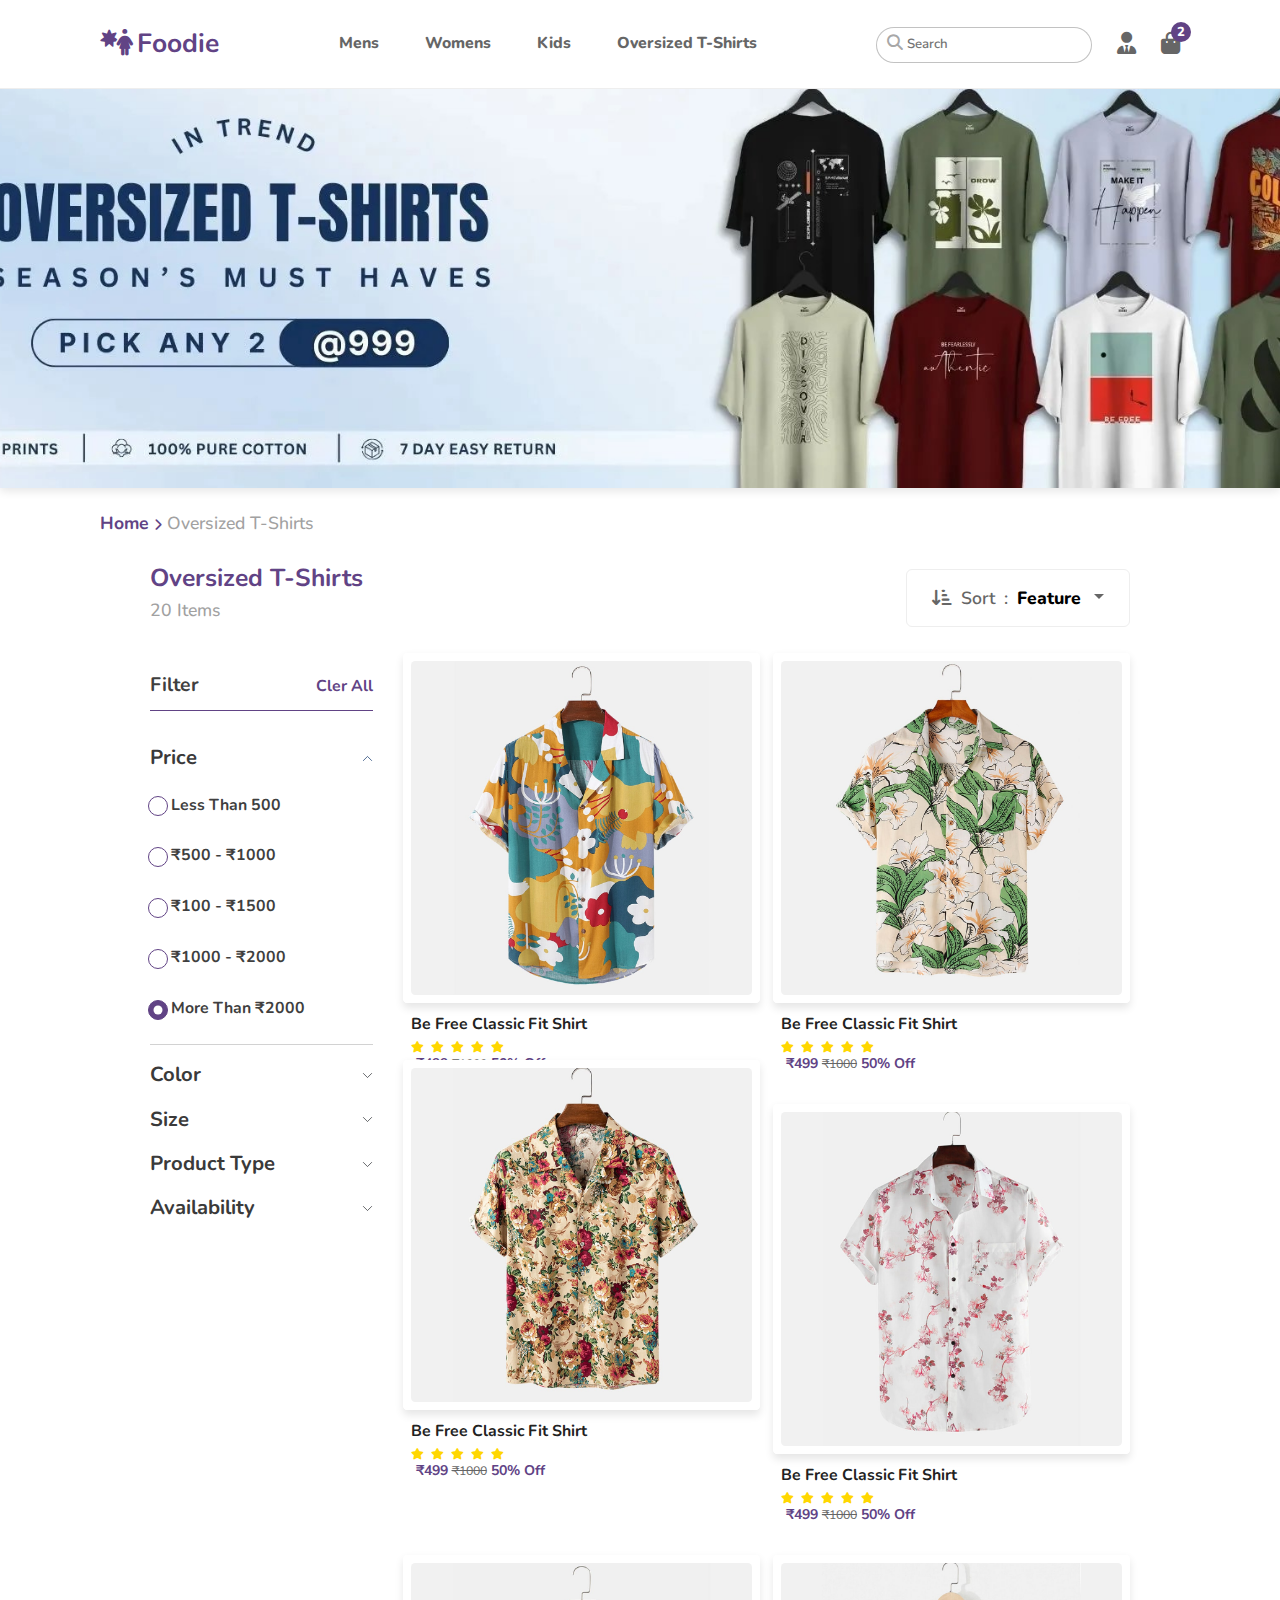
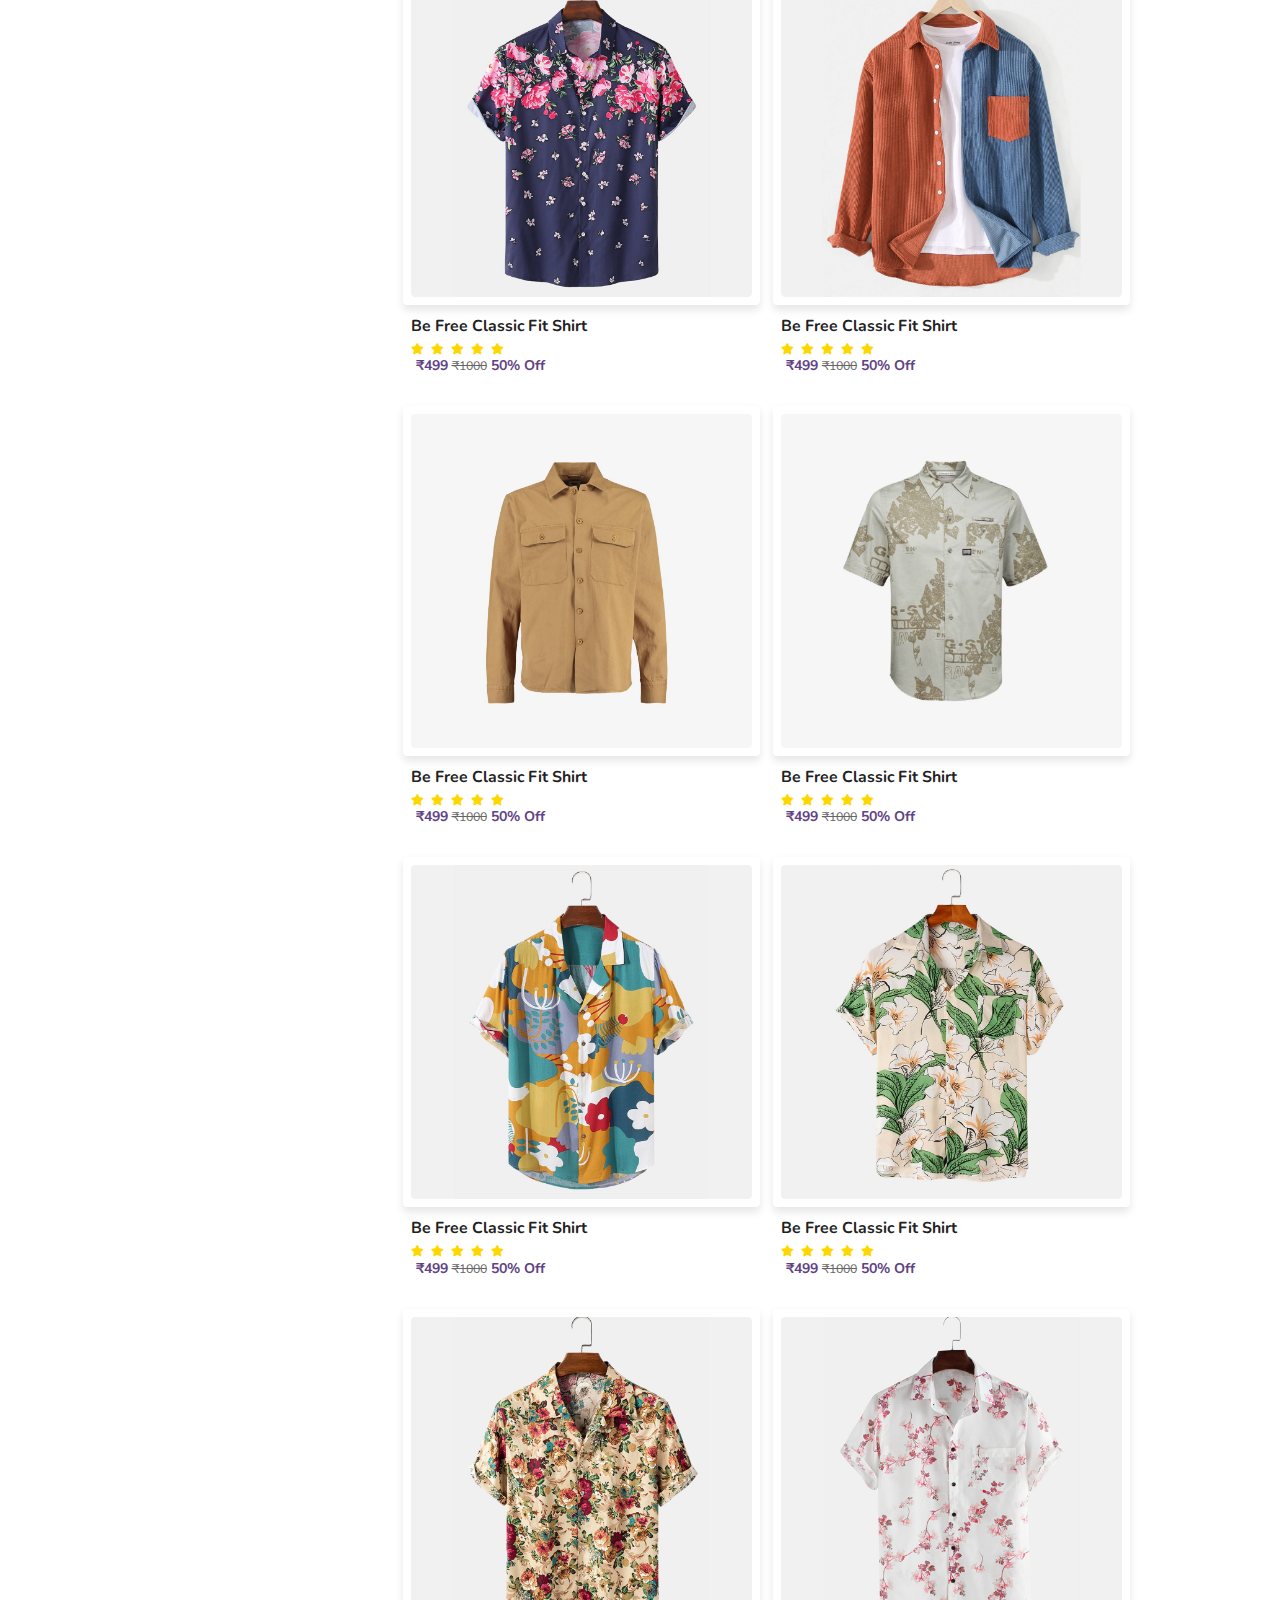
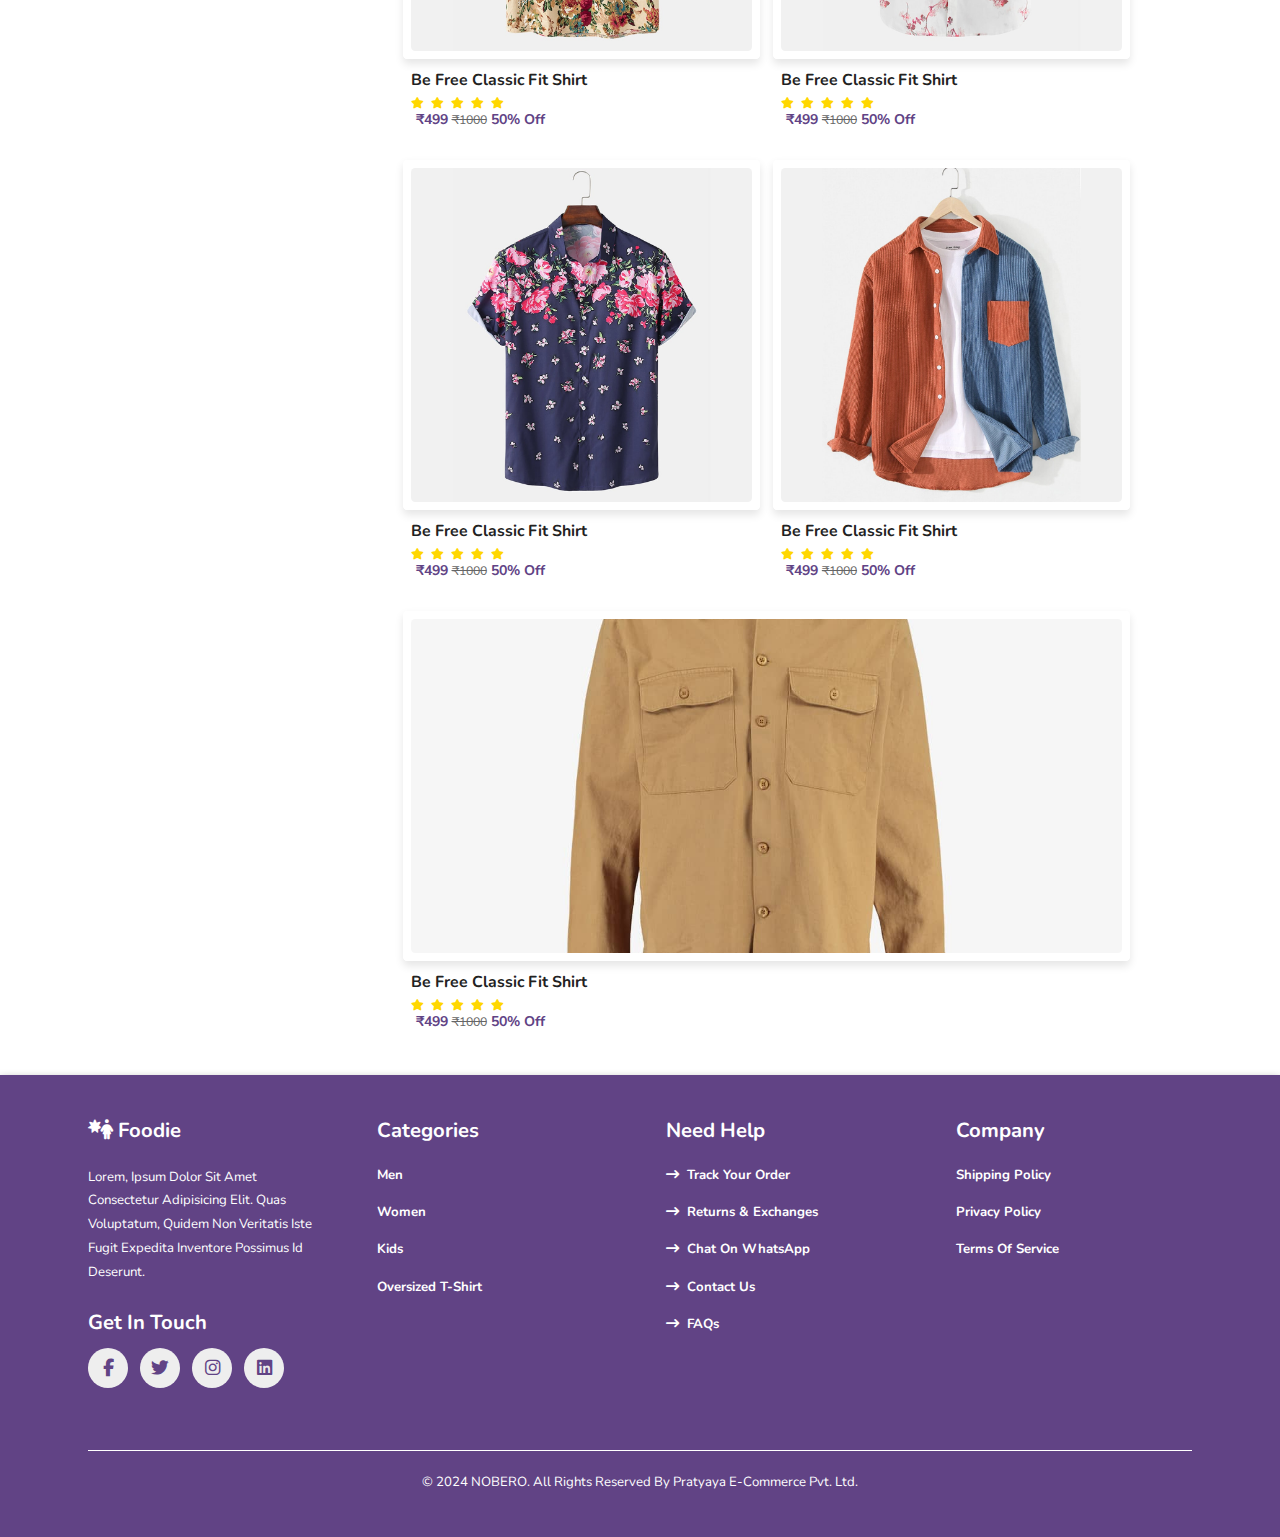
<file: E-Commerce/products.html>
<!DOCTYPE html>
<html lang="en">

<head>
    <meta charset="UTF-8">
    <meta name="viewport" content="width=device-width, initial-scale=1.0">
    <title>Mens Oversized T-shirt</title>
    <link rel="stylesheet" href="css/main.css">
    <link rel="stylesheet" href="css/products.css">
    <link rel="stylesheet" href="https://cdnjs.cloudflare.com/ajax/libs/font-awesome/6.5.1/css/all.min.css">

    <!-- accordian -->
    <link href="https://cdn.jsdelivr.net/npm/bootstrap@5.3.3/dist/css/bootstrap.min.css" rel="stylesheet">
    <script src="https://cdn.jsdelivr.net/npm/bootstrap@5.3.3/dist/js/bootstrap.bundle.min.js"></script>
    <!-- accordian -->
    <link rel="stylesheet" href="https://cdn.jsdelivr.net/npm/bootstrap@4.3.1/dist/css/bootstrap.min.css"
        integrity="sha384-ggOyR0iXCbMQv3Xipma34MD+dH/1fQ784/j6cY/iJTQUOhcWr7x9JvoRxT2MZw1T" crossorigin="anonymous">
</head>

<body>

    <!-- Header section starts -->
    <header id="header-nav">

        <a href="index.html" class="logo"><i class="fa-solid fa-person-dress-burst"></i>foodie</a>

        <div id="menu-bar" class="fa-solid fa-bars-staggered"></div>

        <div class="navbar-1">
            <a href="#mens">Mens</a>
            <a href="#womens">Womens</a>
            <a href="#kids">Kids</a>
            <a href="#oversize">Oversized T-Shirts</a>
        </div>
        <div class="menu-colm-3">
            <ul class="dsply-flex mar-bt-0">
                <li>
                    <i class="fa-solid fa-magnifying-glass search-icon"></i>
                    <input type="text" class="search-input" placeholder="Search">
                </li>
                <li id="custom-dropdown">
                    <div class="dropdown">
                        <button class="" type="button" id="dropdownMenuButton" data-mdb-toggle="dropdown"
                            aria-expanded="true" style="padding: 10px 0px;">
                            <i class="fa-solid fa-user-tie"></i>
                        </button>
                        <ul class="dropdown-menu" aria-labelledby="dropdownMenuButton">
                            <li><a class="dropdown-item" href="#">Track order</a></li>
                            <li><a class="dropdown-item" href="#">returnn / exchange</a></li>
                            <li><a class="dropdown-item" href="#">contact us</a></li>
                            <li><a class="dropdown-item" href="#">reviews</a></li>
                            <li class="text-center">
                                <a href="#" class="primary-btn">logIn or signUp</a>
                            </li>
                        </ul>
                    </div>

                </li>
                <li id="custom-modal">
                    <button class="" type="button" data-bs-toggle="offcanvas" data-bs-target="#staticBackdrop"
                        aria-controls="staticBackdrop">
                        <i class="fa-solid fa-bag-shopping"></i>
                        <span class="cart-count">2</span>
                    </button>
                </li>
            </ul>
        </div>

    </header>
    <!-- Header section ends -->

    <!-- Banner section starts-->
    <section class="bg-img">
        <div class="bg-img-oversize"></div>
    </section>
    <!-- Banner section ends-->


    <!-- products list and breadcum start -->
    <section>
        <div class="product-breadcum">
            <h6>Home <i class="fa-solid fa-chevron-right"></i> <span>Oversized T-Shirts</span></h6>
        </div>

        <!-- 2nd section sort by and total count -->
        <div class="pad-lt-rt-150 dsply-flex-space-bt" id="oversized-heading">
            <div class="">
                <h1>Oversized T-Shirts</h1>
                <p>20 items</p>
            </div>
            <div>
                <div class="dropdown">
                    <button class="dropdown-btn btn btn-secondary dropdown-toggle" type="button"
                        data-bs-toggle="dropdown" aria-expanded="false">
                        <i class="fa-solid fa-arrow-down-short-wide"></i>
                        Sort : <span>feature</span>
                    </button>
                    <ul class="dropdown-menu dropdown-menu-dark">
                        <li>
                            <div class="form-check">
                                <input class="form-check-input" type="radio" name="flexRadioDefault"
                                    id="flexRadioDefault2" checked>
                                <label class="form-check-label" for="flexRadioDefault2">
                                    feature
                                </label>
                            </div>
                        </li>
                        <li>
                            <div class="form-check">
                                <input class="form-check-input" type="radio" name="flexRadioDefault"
                                    id="flexRadioDefault2" checked>
                                <label class="form-check-label" for="flexRadioDefault2">
                                    new arrivals
                                </label>
                            </div>
                        </li>
                        <li>
                            <div class="form-check">
                                <input class="form-check-input" type="radio" name="flexRadioDefault"
                                    id="flexRadioDefault2" checked>
                                <label class="form-check-label" for="flexRadioDefault2">
                                    best selling
                                </label>
                            </div>
                        </li>
                        <li>
                            <div class="form-check">
                                <input class="form-check-input" type="radio" name="flexRadioDefault"
                                    id="flexRadioDefault2" checked>
                                <label class="form-check-label" for="flexRadioDefault2">
                                    price low to high
                                </label>
                            </div>
                        </li>
                        <li>
                            <div class="form-check">
                                <input class="form-check-input" type="radio" name="flexRadioDefault"
                                    id="flexRadioDefault2" checked>
                                <label class="form-check-label" for="flexRadioDefault2">
                                    price high to low
                                </label>
                            </div>
                        </li>
                    </ul>
                </div>
            </div>
        </div>

        <!-- filter section starts -->

        <div class="pad-lt-rt-150" id="all-filter">
            <div class="row">
                <div class="col-md-3">
                    <div class="dsply-flex-space-bt">
                        <div class="filter-by-all">
                            <h2>filter</h2>
                        </div>
                        <div class="clear-all">
                            <a>cler all</a>
                        </div>
                    </div>
                    <div class="main-filter-bycheck">
                        <div class="accordion" id="accordionExample">
                            <div class="accordion-item">
                                <h2 class="accordion-header">
                                    <button class="accordion-button" type="button" data-bs-toggle="collapse"
                                        data-bs-target="#collapseOne" aria-expanded="true" aria-controls="collapseOne">
                                        <span>price</span>
                                    </button>
                                </h2>
                                <div id="collapseOne" class="accordion-collapse collapse show"
                                    data-bs-parent="#accordionExample">
                                    <div class="accordion-body">
                                        <div>
                                            <ul>
                                                <li>
                                                    <div class="form-check">
                                                        <input class="form-check-input" type="radio"
                                                            name="flexRadioDefault" id="flexRadioDefault2" checked>
                                                        <label class="form-check-label" for="flexRadioDefault2">
                                                            less than 500
                                                        </label>
                                                    </div>
                                                </li>
                                                <li>
                                                    <div class="form-check">
                                                        <input class="form-check-input" type="radio"
                                                            name="flexRadioDefault" id="flexRadioDefault2" checked>
                                                        <label class="form-check-label" for="flexRadioDefault2">
                                                            ₹500 - ₹1000
                                                        </label>
                                                    </div>
                                                </li>
                                                <li>
                                                    <div class="form-check">
                                                        <input class="form-check-input" type="radio"
                                                            name="flexRadioDefault" id="flexRadioDefault2" checked>
                                                        <label class="form-check-label" for="flexRadioDefault2">
                                                            ₹100 - ₹1500
                                                        </label>
                                                    </div>
                                                </li>
                                                <li>
                                                    <div class="form-check">
                                                        <input class="form-check-input" type="radio"
                                                            name="flexRadioDefault" id="flexRadioDefault2" checked>
                                                        <label class="form-check-label" for="flexRadioDefault2">
                                                            ₹1000 - ₹2000
                                                        </label>
                                                    </div>
                                                </li>
                                                <li>
                                                    <div class="form-check">
                                                        <input class="form-check-input" type="radio"
                                                            name="flexRadioDefault" id="flexRadioDefault2" checked>
                                                        <label class="form-check-label" for="flexRadioDefault2">
                                                            More than ₹2000
                                                        </label>
                                                    </div>
                                                </li>
                                            </ul>
                                        </div>
                                    </div>
                                </div>
                                <hr>
                            </div>
                            <div class="accordion-item">
                                <h2 class="accordion-header">
                                    <button class="accordion-button collapsed" type="button" data-bs-toggle="collapse"
                                        data-bs-target="#collapseTwo" aria-expanded="false" aria-controls="collapseTwo">
                                        <span>color</span>
                                    </button>
                                </h2>
                                <div id="collapseTwo" class="accordion-collapse collapse show"
                                    data-bs-parent="#accordionExample">
                                    <div class="accordion-body">

                                    </div>
                                </div>
                            </div>
                            <div class="accordion-item">
                                <h2 class="accordion-header">
                                    <button class="accordion-button collapsed" type="button" data-bs-toggle="collapse"
                                        data-bs-target="#collapseThree" aria-expanded="false"
                                        aria-controls="collapseThree">
                                        <span>size</span>
                                    </button>
                                </h2>
                                <div id="collapseThree" class="accordion-collapse collapse show"
                                    data-bs-parent="#accordionExample">
                                    <div class="accordion-body">

                                    </div>
                                </div>
                            </div>
                            <div class="accordion-item">
                                <h2 class="accordion-header">
                                    <button class="accordion-button collapsed" type="button" data-bs-toggle="collapse"
                                        data-bs-target="#collapsefour" aria-expanded="false "
                                        aria-controls="collapsefour">
                                        <span>product type</span>
                                    </button>
                                </h2>
                                <div id="collapsefour" class="accordion-collapse collapse show"
                                    data-bs-parent="#accordionExample">
                                    <div class="accordion-body">

                                    </div>
                                </div>
                            </div>
                            <div class="accordion-item">
                                <h2 class="accordion-header">
                                    <button class="accordion-button collapsed" type="button" data-bs-toggle="collapse"
                                        data-bs-target="#collapsefive" aria-expanded="false"
                                        aria-controls="collapsefive">
                                        <span>Availability</span>
                                    </button>
                                </h2>
                                <div id="collapsefive" class="accordion-collapse collapse show"
                                    data-bs-parent="#accordionExample">
                                    <div class="accordion-body">

                                    </div>
                                </div>
                            </div>
                        </div>
                    </div>
                </div>
                <div class="col-md-9" id="all-product-list">
                    <div class="our-best-seller">
                        <div class="box-container">
                            <div class="box">
                                <a href="s-product.html">
                                    <img src="images/products/mens/f1.jpg" alt="">
                                    <div class="content">
                                        <h3>Be Free Classic Fit Shirt</h3>
                                        <ul>
                                            <li><i class="fa-solid fa-star"></i></li>
                                            <li><i class="fa-solid fa-star"></i></li>
                                            <li><i class="fa-solid fa-star"></i></li>
                                            <li><i class="fa-solid fa-star"></i></li>
                                            <li><i class="fa-solid fa-star"></i></li>
                                        </ul>
                                        <div class="price-cart">
                                            <h4>₹499 <del>₹1000</del> <span>50% off</span></h4>

                                        </div>
                                    </div>
                                </a>

                            </div>
                            <div class="box">
                                <a>
                                    <img src="images/products/mens/f2.jpg" alt="">
                                    <div class="content">
                                        <h3>Be Free Classic Fit Shirt</h3>
                                        <ul>
                                            <li><i class="fa-solid fa-star"></i></li>
                                            <li><i class="fa-solid fa-star"></i></li>
                                            <li><i class="fa-solid fa-star"></i></li>
                                            <li><i class="fa-solid fa-star"></i></li>
                                            <li><i class="fa-solid fa-star"></i></li>
                                        </ul>
                                        <div class="price-cart">
                                            <h4>₹499 <del>₹1000</del> <span>50% off</span></h4>

                                        </div>
                                    </div>
                                </a>

                            </div>
                            <div class="box">
                                <a>
                                    <img src="images/products/mens/f3.jpg" alt="">
                                    <div class="content">
                                        <h3>Be Free Classic Fit Shirt</h3>
                                        <ul>
                                            <li><i class="fa-solid fa-star"></i></li>
                                            <li><i class="fa-solid fa-star"></i></li>
                                            <li><i class="fa-solid fa-star"></i></li>
                                            <li><i class="fa-solid fa-star"></i></li>
                                            <li><i class="fa-solid fa-star"></i></li>
                                        </ul>
                                        <div class="price-cart">
                                            <h4>₹499 <del>₹1000</del> <span>50% off</span></h4>

                                        </div>
                                    </div>
                                </a>

                            </div>
                            <div class="box">
                                <a>
                                    <img src="images/products/mens/f4.jpg" alt="">
                                    <div class="content">
                                        <h3>Be Free Classic Fit Shirt</h3>
                                        <ul>
                                            <li><i class="fa-solid fa-star"></i></li>
                                            <li><i class="fa-solid fa-star"></i></li>
                                            <li><i class="fa-solid fa-star"></i></li>
                                            <li><i class="fa-solid fa-star"></i></li>
                                            <li><i class="fa-solid fa-star"></i></li>
                                        </ul>
                                        <div class="price-cart">
                                            <h4>₹499 <del>₹1000</del> <span>50% off</span></h4>

                                        </div>
                                    </div>
                                </a>

                            </div>
                            <div class="box">
                                <a>
                                    <img src="images/products/mens/f5.jpg" alt="">
                                    <div class="content">
                                        <h3>Be Free Classic Fit Shirt</h3>
                                        <ul>
                                            <li><i class="fa-solid fa-star"></i></li>
                                            <li><i class="fa-solid fa-star"></i></li>
                                            <li><i class="fa-solid fa-star"></i></li>
                                            <li><i class="fa-solid fa-star"></i></li>
                                            <li><i class="fa-solid fa-star"></i></li>
                                        </ul>
                                        <div class="price-cart">
                                            <h4>₹499 <del>₹1000</del> <span>50% off</span></h4>

                                        </div>
                                    </div>
                                </a>

                            </div>
                            <div class="box">
                                <a>
                                    <img src="images/products/mens/f6.jpg" alt="">
                                    <div class="content">
                                        <h3>Be Free Classic Fit Shirt</h3>
                                        <ul>
                                            <li><i class="fa-solid fa-star"></i></li>
                                            <li><i class="fa-solid fa-star"></i></li>
                                            <li><i class="fa-solid fa-star"></i></li>
                                            <li><i class="fa-solid fa-star"></i></li>
                                            <li><i class="fa-solid fa-star"></i></li>
                                        </ul>
                                        <div class="price-cart">
                                            <h4>₹499 <del>₹1000</del> <span>50% off</span></h4>

                                        </div>
                                    </div>
                                </a>

                            </div>
                            <div class="box">
                                <a>
                                    <img src="images/products/mens/n7.jpg" alt="">
                                    <div class="content">
                                        <h3>Be Free Classic Fit Shirt</h3>
                                        <ul>
                                            <li><i class="fa-solid fa-star"></i></li>
                                            <li><i class="fa-solid fa-star"></i></li>
                                            <li><i class="fa-solid fa-star"></i></li>
                                            <li><i class="fa-solid fa-star"></i></li>
                                            <li><i class="fa-solid fa-star"></i></li>
                                        </ul>
                                        <div class="price-cart">
                                            <h4>₹499 <del>₹1000</del> <span>50% off</span></h4>

                                        </div>
                                    </div>
                                </a>

                            </div>
                            <div class="box">
                                <a>
                                    <img src="images/products/mens/n4.jpg" alt="">
                                    <div class="content">
                                        <h3>Be Free Classic Fit Shirt</h3>
                                        <ul>
                                            <li><i class="fa-solid fa-star"></i></li>
                                            <li><i class="fa-solid fa-star"></i></li>
                                            <li><i class="fa-solid fa-star"></i></li>
                                            <li><i class="fa-solid fa-star"></i></li>
                                            <li><i class="fa-solid fa-star"></i></li>
                                        </ul>
                                        <div class="price-cart">
                                            <h4>₹499 <del>₹1000</del> <span>50% off</span></h4>

                                        </div>
                                    </div>
                                </a>

                            </div>
                            <div class="box">
                                <a>
                                    <img src="images/products/mens/f1.jpg" alt="">
                                    <div class="content">
                                        <h3>Be Free Classic Fit Shirt</h3>
                                        <ul>
                                            <li><i class="fa-solid fa-star"></i></li>
                                            <li><i class="fa-solid fa-star"></i></li>
                                            <li><i class="fa-solid fa-star"></i></li>
                                            <li><i class="fa-solid fa-star"></i></li>
                                            <li><i class="fa-solid fa-star"></i></li>
                                        </ul>
                                        <div class="price-cart">
                                            <h4>₹499 <del>₹1000</del> <span>50% off</span></h4>

                                        </div>
                                    </div>
                                </a>

                            </div>
                            <div class="box">
                                <a>
                                    <img src="images/products/mens/f2.jpg" alt="">
                                    <div class="content">
                                        <h3>Be Free Classic Fit Shirt</h3>
                                        <ul>
                                            <li><i class="fa-solid fa-star"></i></li>
                                            <li><i class="fa-solid fa-star"></i></li>
                                            <li><i class="fa-solid fa-star"></i></li>
                                            <li><i class="fa-solid fa-star"></i></li>
                                            <li><i class="fa-solid fa-star"></i></li>
                                        </ul>
                                        <div class="price-cart">
                                            <h4>₹499 <del>₹1000</del> <span>50% off</span></h4>

                                        </div>
                                    </div>
                                </a>

                            </div>
                            <div class="box">
                                <a>
                                    <img src="images/products/mens/f3.jpg" alt="">
                                    <div class="content">
                                        <h3>Be Free Classic Fit Shirt</h3>
                                        <ul>
                                            <li><i class="fa-solid fa-star"></i></li>
                                            <li><i class="fa-solid fa-star"></i></li>
                                            <li><i class="fa-solid fa-star"></i></li>
                                            <li><i class="fa-solid fa-star"></i></li>
                                            <li><i class="fa-solid fa-star"></i></li>
                                        </ul>
                                        <div class="price-cart">
                                            <h4>₹499 <del>₹1000</del> <span>50% off</span></h4>

                                        </div>
                                    </div>
                                </a>

                            </div>
                            <div class="box">
                                <a>
                                    <img src="images/products/mens/f4.jpg" alt="">
                                    <div class="content">
                                        <h3>Be Free Classic Fit Shirt</h3>
                                        <ul>
                                            <li><i class="fa-solid fa-star"></i></li>
                                            <li><i class="fa-solid fa-star"></i></li>
                                            <li><i class="fa-solid fa-star"></i></li>
                                            <li><i class="fa-solid fa-star"></i></li>
                                            <li><i class="fa-solid fa-star"></i></li>
                                        </ul>
                                        <div class="price-cart">
                                            <h4>₹499 <del>₹1000</del> <span>50% off</span></h4>

                                        </div>
                                    </div>
                                </a>

                            </div>
                            <div class="box">
                                <a>
                                    <img src="images/products/mens/f5.jpg" alt="">
                                    <div class="content">
                                        <h3>Be Free Classic Fit Shirt</h3>
                                        <ul>
                                            <li><i class="fa-solid fa-star"></i></li>
                                            <li><i class="fa-solid fa-star"></i></li>
                                            <li><i class="fa-solid fa-star"></i></li>
                                            <li><i class="fa-solid fa-star"></i></li>
                                            <li><i class="fa-solid fa-star"></i></li>
                                        </ul>
                                        <div class="price-cart">
                                            <h4>₹499 <del>₹1000</del> <span>50% off</span></h4>

                                        </div>
                                    </div>
                                </a>

                            </div>
                            <div class="box">
                                <a>
                                    <img src="images/products/mens/f6.jpg" alt="">
                                    <div class="content">
                                        <h3>Be Free Classic Fit Shirt</h3>
                                        <ul>
                                            <li><i class="fa-solid fa-star"></i></li>
                                            <li><i class="fa-solid fa-star"></i></li>
                                            <li><i class="fa-solid fa-star"></i></li>
                                            <li><i class="fa-solid fa-star"></i></li>
                                            <li><i class="fa-solid fa-star"></i></li>
                                        </ul>
                                        <div class="price-cart">
                                            <h4>₹499 <del>₹1000</del> <span>50% off</span></h4>

                                        </div>
                                    </div>
                                </a>

                            </div>
                            <div class="box">
                                <a>
                                    <img src="images/products/mens/n7.jpg" alt="">
                                    <div class="content">
                                        <h3>Be Free Classic Fit Shirt</h3>
                                        <ul>
                                            <li><i class="fa-solid fa-star"></i></li>
                                            <li><i class="fa-solid fa-star"></i></li>
                                            <li><i class="fa-solid fa-star"></i></li>
                                            <li><i class="fa-solid fa-star"></i></li>
                                            <li><i class="fa-solid fa-star"></i></li>
                                        </ul>
                                        <div class="price-cart">
                                            <h4>₹499 <del>₹1000</del> <span>50% off</span></h4>

                                        </div>
                                    </div>
                                </a>

                            </div>
                        </div>
                    </div>
                </div>
            </div>
        </div>


        <!-- filter section ends -->

        <!-- 2nd section sort by and total count -->
    </section>

    <!-- products list and breadcum ends -->


    <!-- Footer Section starts -->

    <div class="footer">

        <div class="box-container">
            <div class="box">
                <h3><i class="fa-solid fa-person-dress-burst"></i> foodie</h3>
                <p>Lorem, ipsum dolor sit amet consectetur adipisicing elit. Quas voluptatum,
                    quidem non veritatis iste fugit expedita inventore possimus id deserunt.</p>
                <h3>get in touch</h3>
                <div class="share mar-bt-5">
                    <a href="#" class="fab fa-facebook-f"></a>
                    <a href="#" class="fab fa-twitter"></a>
                    <a href="#" class="fab fa-instagram"></a>
                    <a href="#" class="fab fa-linkedin"></a>
                </div>
            </div>
            <div class="box">
                <h3>Categories</h3>
                <a href="#" class="links">Men</a>
                <a href="#" class="links">women</a>
                <a href="#" class="links">kids</a>
                <a href="#" class="links">oversized t-shirt</a>
            </div>
            <div class="box">
                <h3>need help</h3>
                <a href="#home" class="links"><i class="fa-solid fa-arrow-right-long"></i>track your order</a>
                <a href="#home" class="links"><i class="fa-solid fa-arrow-right-long"></i>Returns & Exchanges</a>
                <a href="#home" class="links"><i class="fa-solid fa-arrow-right-long"></i>Chat on WhatsApp</a>
                <a href="#home" class="links"><i class="fa-solid fa-arrow-right-long"></i>Contact Us</a>
                <a href="#home" class="links"><i class="fa-solid fa-arrow-right-long"></i>FAQs</a>

            </div>
            <div class="box">
                <h3>company</h3>
                <a href="#" class="links">Shipping Policy</a>
                <a href="#" class="links">Privacy Policy</a>
                <a href="#" class="links">Terms of Service</a>
                <!-- <input type="email" placeholder="your email" class="email">
                <button class="btn">subscribe</button>
                <img src="Assets/payment.png" class="payment-img" alt=""> -->
            </div>
        </div>
        <div class="credit">© 2024 NOBERO. All Rights Reserved by Pratyaya E-commerce Pvt. Ltd.</div>
    </div>

    <!-- Footer Section Ends -->

</body>

</html>
</file>
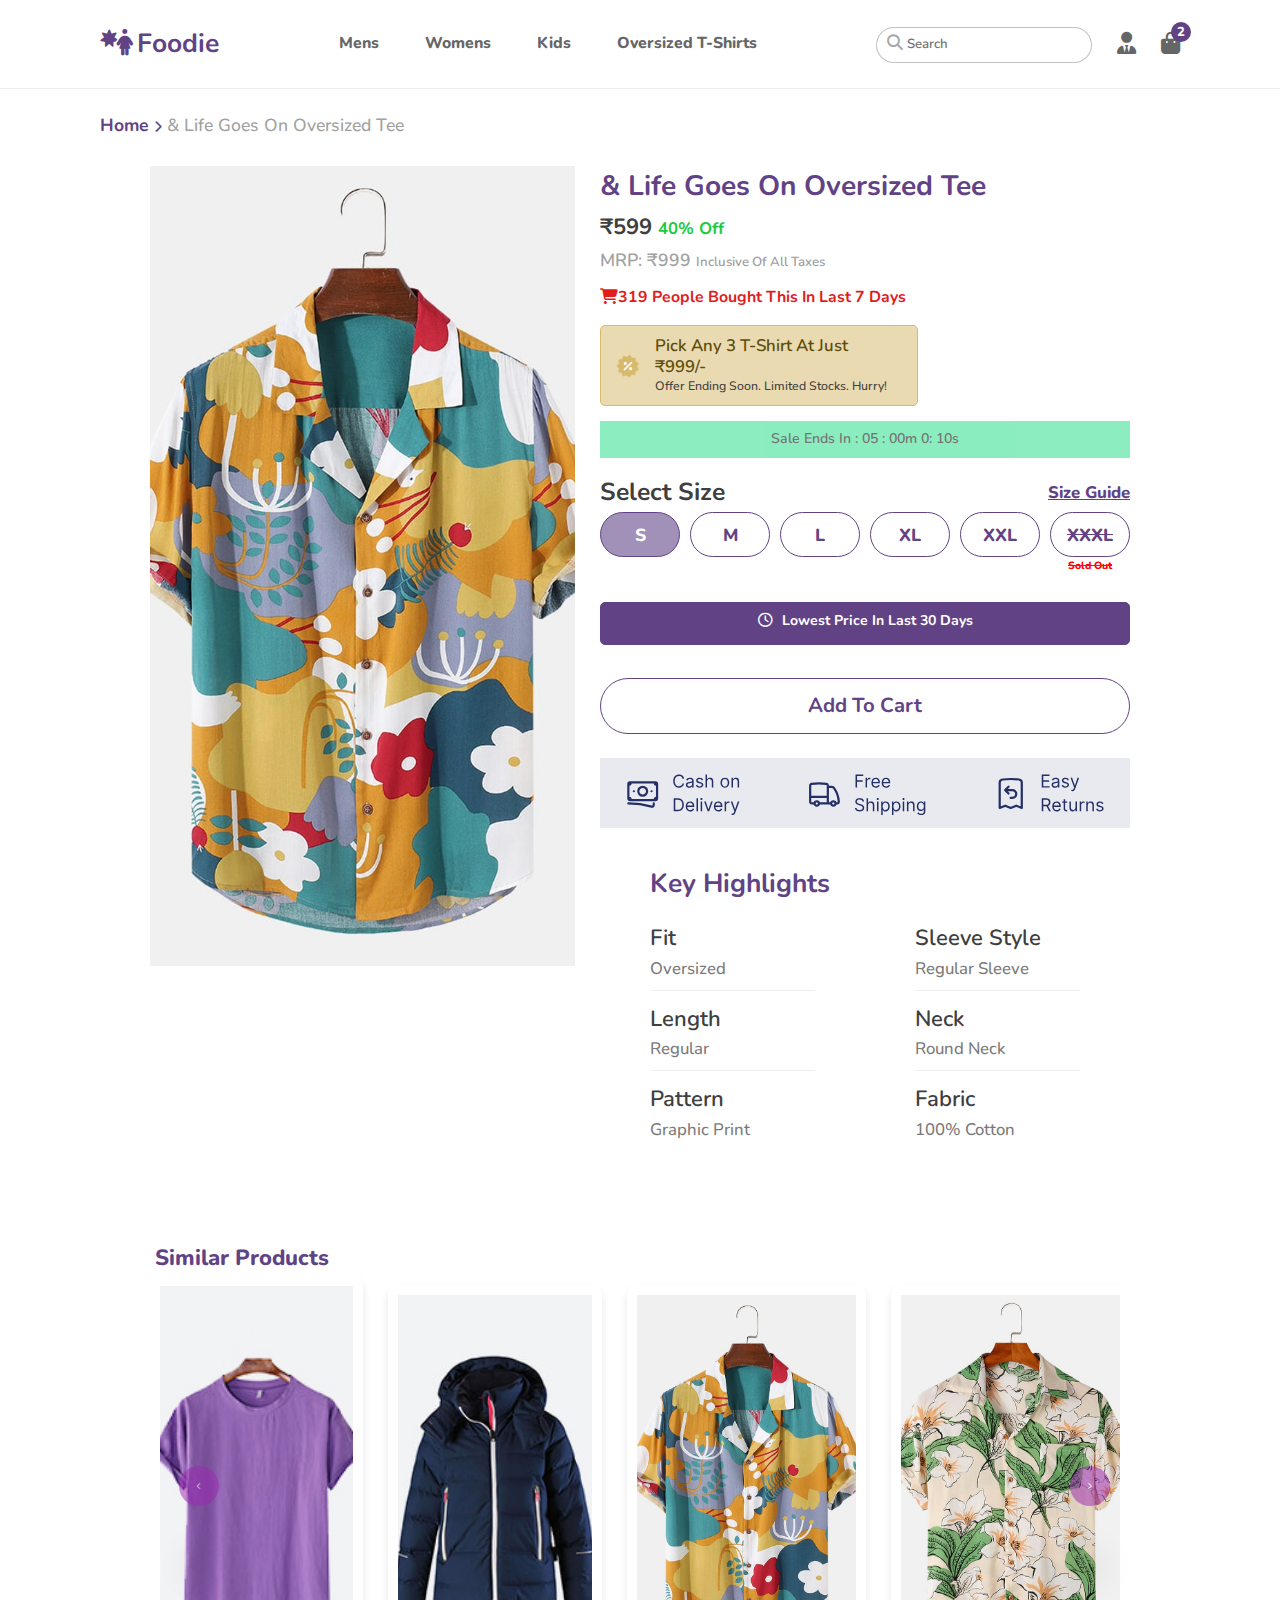
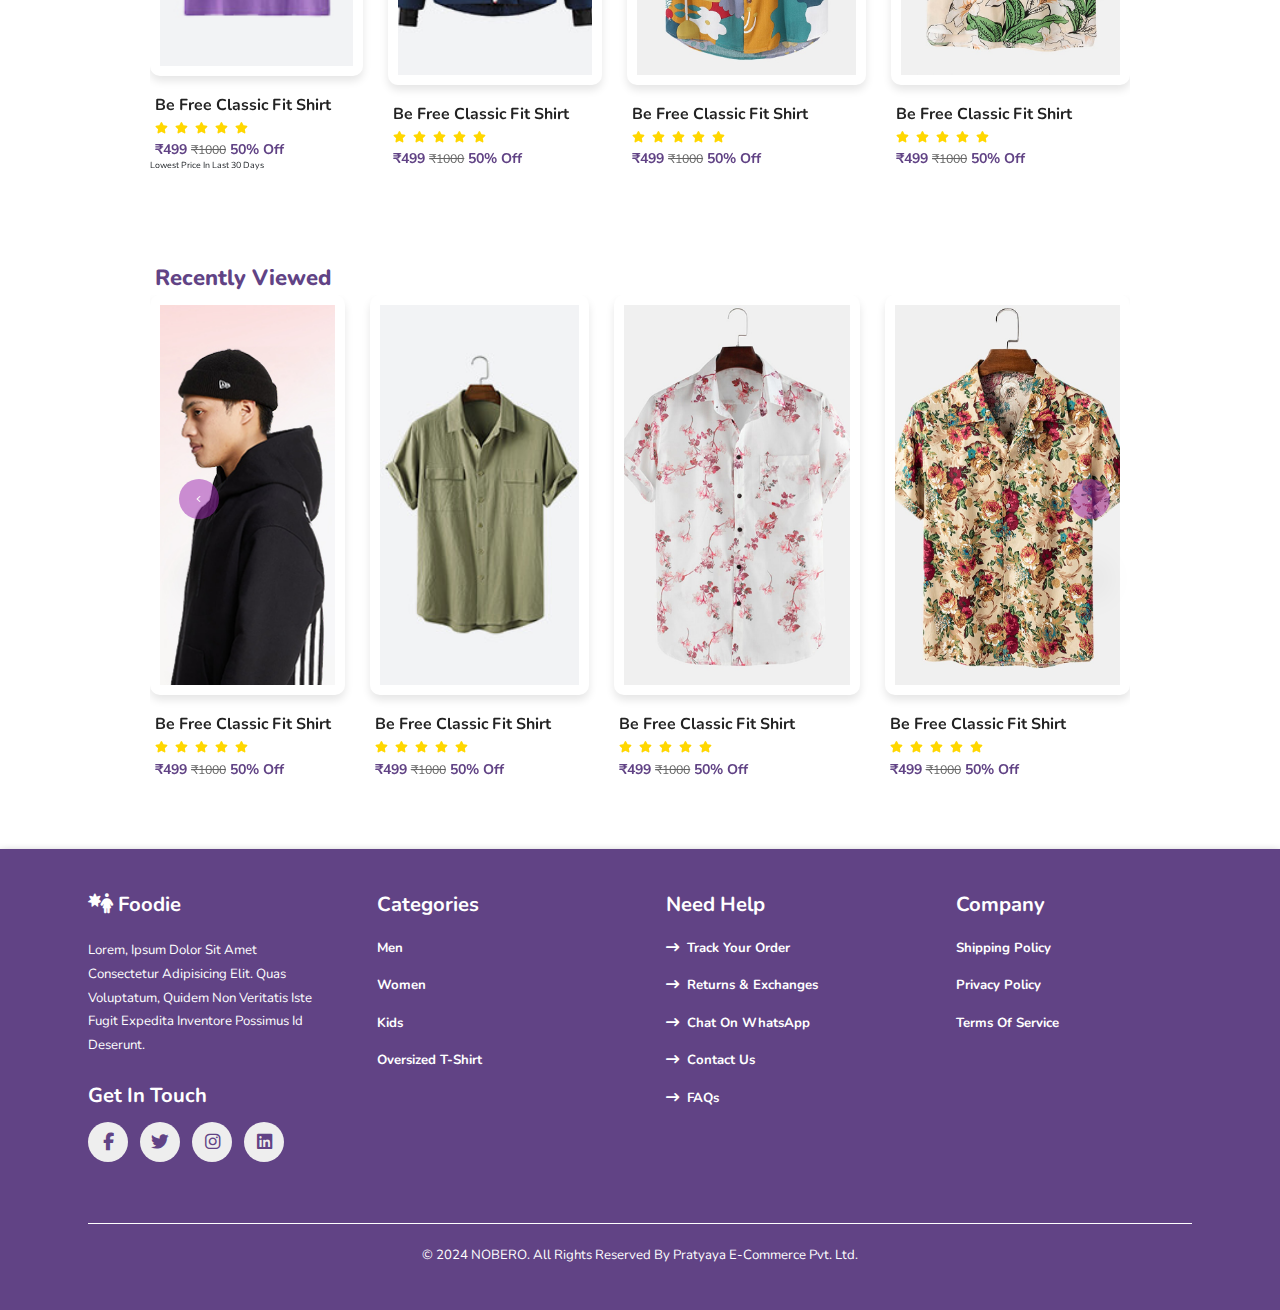
<file: E-Commerce/s-product.html>
<!DOCTYPE html>
<html lang="en">

<head>
    <meta charset="UTF-8">
    <meta name="viewport" content="width=device-width, initial-scale=1.0">
    <title>Life Goes On Oversized Tee</title>
    <link rel="stylesheet" href="css/main.css">
    <link rel="stylesheet" href="css/products.css">
    <link rel="stylesheet" href="https://cdnjs.cloudflare.com/ajax/libs/font-awesome/6.5.1/css/all.min.css">

    <!-- Carsoul  -->

    <link href="https://cdn.jsdelivr.net/npm/bootstrap@5.3.3/dist/css/bootstrap.min.css" rel="stylesheet">

    <!-- Carsoul  -->

    <!-- accordian -->
    <link href="https://cdn.jsdelivr.net/npm/bootstrap@5.3.3/dist/css/bootstrap.min.css" rel="stylesheet">
    <script src="https://cdn.jsdelivr.net/npm/bootstrap@5.3.3/dist/js/bootstrap.bundle.min.js"></script>
    <!-- accordian -->
    <link rel="stylesheet" href="https://cdn.jsdelivr.net/npm/bootstrap@4.3.1/dist/css/bootstrap.min.css"
        integrity="sha384-ggOyR0iXCbMQv3Xipma34MD+dH/1fQ784/j6cY/iJTQUOhcWr7x9JvoRxT2MZw1T" crossorigin="anonymous">
</head>

<body>

    <!-- Header section starts -->
    <header id="header-nav">

        <a href="index.html" class="logo"><i class="fa-solid fa-person-dress-burst"></i>foodie</a>

        <div id="menu-bar" class="fa-solid fa-bars-staggered"></div>

        <div class="navbar-1">
            <a href="#mens">Mens</a>
            <a href="#womens">Womens</a>
            <a href="#kids">Kids</a>
            <a href="#oversize">Oversized T-Shirts</a>
        </div>
        <div class="menu-colm-3">
            <ul class="dsply-flex mar-bt-0">
                <li>
                    <i class="fa-solid fa-magnifying-glass search-icon"></i>
                    <input type="text" class="search-input" placeholder="Search">
                </li>
                <li id="custom-dropdown">
                    <div class="dropdown">
                        <button class="" type="button" id="dropdownMenuButton" data-mdb-toggle="dropdown"
                            aria-expanded="true" style="padding: 10px 0px;">
                            <i class="fa-solid fa-user-tie"></i>
                        </button>
                        <ul class="dropdown-menu" aria-labelledby="dropdownMenuButton">
                            <li><a class="dropdown-item" href="#">Track order</a></li>
                            <li><a class="dropdown-item" href="#">returnn / exchange</a></li>
                            <li><a class="dropdown-item" href="#">contact us</a></li>
                            <li><a class="dropdown-item" href="#">reviews</a></li>
                            <li class="text-center">
                                <a href="#" class="primary-btn">logIn or signUp</a>
                            </li>
                        </ul>
                    </div>

                </li>
                <li id="custom-modal">
                    <button class="" type="button" data-bs-toggle="offcanvas" data-bs-target="#staticBackdrop"
                        aria-controls="staticBackdrop">
                        <i class="fa-solid fa-bag-shopping"></i>
                        <span class="cart-count">2</span>
                    </button>
                </li>
            </ul>
        </div>

    </header>
    <!-- Header section ends -->



    <!-- Single Product list view starts -->
    <section class="mar-tp-90" id="single-product">
        <div class="product-breadcum">
            <h6>Home <i class="fa-solid fa-chevron-right"></i> <span>& Life Goes On Oversized Tee</span></h6>
        </div>

        <div class="single-product-view">
            <div class="product-img">
                <img src="images/products/mens/f1.jpg" alt="">
            </div>
            <div class="product-content">
                <div class="main-content-list">
                    <h1>& Life Goes On Oversized Tee</h1>
                    <h2>₹599 <span>40% Off</span></h2>
                    <p>MRP: ₹999 <label>Inclusive of all Taxes</label></p>
                    <h6><i class="fa-solid fa-cart-shopping"></i>319 people bought this in last 7 days</h6>
                </div>

                <div class="offer-products">
                    <div>
                        <img src="images/products/mens/discount-icon.svg" alt="">
                    </div>
                    <div>
                        <h3>Pick Any 3 t-shirt at just ₹999/-</h3>
                        <p>Offer Ending Soon. Limited Stocks. Hurry!</p>
                    </div>
                </div>
                <div class="cart-time">
                    <h6>sale ends in : 05 : 00m 0: 10s</h6>
                </div>
                <div class="select-sizes">
                    <div class="">
                        <h4>Select Size</h4>
                    </div>
                    <div class="">
                        <h5>Size Guide</h5>
                    </div>
                </div>
                <div class="product-size-chart">
                    <div class="size-list active">S</div>
                    <div class="size-list">M</div>
                    <div class="size-list">L</div>
                    <div class="size-list">XL</div>
                    <div class="size-list">XXL</div>
                    <div class="size-list"> XXXL<p>Sold out</p>
                    </div>
                </div>
                <div class="low-price-bg">
                    <h6><i class="fa-regular fa-clock"></i>Lowest price in last 30 days</h6>
                </div>
                <div class="add-cart-btn">
                    <a href="#" class="primary-btn">add to cart</a>
                </div>
                <div class="delivery-list-img">
                    <img src="images/products/mens/delivery-sec.svg" alt="" width="100%">
                </div>
                <div class="key-highlights-list">
                    <h1>Key Highlights</h1>
                    <div class="key-point-list">
                        <div class="width-100">
                            <div class="point-list">
                                <h3>Fit</h3>
                                <p>Oversized</p>
                            </div>
                            <div class="point-list">
                                <h3>Length</h3>
                                <p>Regular</p>
                            </div>
                            <div class="point-list">
                                <h3>Pattern</h3>
                                <p>Graphic Print</p>
                            </div>
                        </div>
                        <div class="width-100">
                            <div class="point-list">
                                <h3>Sleeve Style</h3>
                                <p>Regular Sleeve</p>
                            </div>
                            <div class="point-list">
                                <h3>Neck</h3>
                                <p>Round Neck</p>
                            </div>
                            <div class="point-list">
                                <h3>Fabric</h3>
                                <p>100% Cotton</p>
                            </div>
                        </div>
                    </div>

                </div>
            </div>
        </div>
    </section>

    <!-- Single Product list view ends -->


    <!-- Similar & Related  Product list view starts -->
    <section id="similar-recent-list">

        <!-- Similar  Product list view starts -->
        <div class="related-product pad-lr-150 mar-tp-10">
            <h1>Similar Products</h1>

            <div id="carouselExampleControlsNoTouching-2" class="carousel slide" data-bs-touch="false">
                <div class="carousel-inner">
                    <div class="carousel-item active">
                        <div class="cart-itm-colm">
                            <div class="">
                                <img src="images/products/mens/16.jpg" class="d-block w-100 img-style" alt="...">
                                <div class="content">
                                    <h3>Be Free Classic Fit Shirt</h3>
                                    <ul>
                                        <li><i class="fa-solid fa-star"></i></li>
                                        <li><i class="fa-solid fa-star"></i></li>
                                        <li><i class="fa-solid fa-star"></i></li>
                                        <li><i class="fa-solid fa-star"></i></li>
                                        <li><i class="fa-solid fa-star"></i></li>
                                    </ul>
                                    <div class="price-cart">
                                        <h4>₹499 <del>₹1000</del> <span>50% off</span></h4>
                                    </div>
                                    <div>
                                        <label>Lowest price in last 30 days</label>
                                    </div>
                                </div>
                            </div>
                            <div class="">
                                <img src="images/products/mens/8.jpg" class="d-block w-100 img-style" alt="...">
                                <div class="content">
                                    <h3>Be Free Classic Fit Shirt</h3>
                                    <ul>
                                        <li><i class="fa-solid fa-star"></i></li>
                                        <li><i class="fa-solid fa-star"></i></li>
                                        <li><i class="fa-solid fa-star"></i></li>
                                        <li><i class="fa-solid fa-star"></i></li>
                                        <li><i class="fa-solid fa-star"></i></li>
                                    </ul>
                                    <div class="price-cart">
                                        <h4>₹499 <del>₹1000</del> <span>50% off</span></h4>
                                    </div>
                                </div>
                            </div>
                            <div class="">
                                <img src="images/products/mens/f1.jpg" class="d-block w-100 img-style" alt="...">
                                <div class="content">
                                    <h3>Be Free Classic Fit Shirt</h3>
                                    <ul>
                                        <li><i class="fa-solid fa-star"></i></li>
                                        <li><i class="fa-solid fa-star"></i></li>
                                        <li><i class="fa-solid fa-star"></i></li>
                                        <li><i class="fa-solid fa-star"></i></li>
                                        <li><i class="fa-solid fa-star"></i></li>
                                    </ul>
                                    <div class="price-cart">
                                        <h4>₹499 <del>₹1000</del> <span>50% off</span></h4>
                                    </div>
                                </div>
                            </div>
                            <div class="">
                                <img src="images/products/mens/f2.jpg" class="d-block w-100 img-style" alt="...">
                                <div class="content">
                                    <h3>Be Free Classic Fit Shirt</h3>
                                    <ul>
                                        <li><i class="fa-solid fa-star"></i></li>
                                        <li><i class="fa-solid fa-star"></i></li>
                                        <li><i class="fa-solid fa-star"></i></li>
                                        <li><i class="fa-solid fa-star"></i></li>
                                        <li><i class="fa-solid fa-star"></i></li>
                                    </ul>
                                    <div class="price-cart">
                                        <h4>₹499 <del>₹1000</del> <span>50% off</span></h4>
                                    </div>
                                </div>
                            </div>
                        </div>
                    </div>
                    <div class="carousel-item">
                        <div class="cart-itm-colm">
                            <div class="">
                                <img src="images/products/mens/19.jpg" class="d-block w-100 img-style" alt="...">
                                <div class="content">
                                    <h3>Be Free Classic Fit Shirt</h3>
                                    <ul>
                                        <li><i class="fa-solid fa-star"></i></li>
                                        <li><i class="fa-solid fa-star"></i></li>
                                        <li><i class="fa-solid fa-star"></i></li>
                                        <li><i class="fa-solid fa-star"></i></li>
                                        <li><i class="fa-solid fa-star"></i></li>
                                    </ul>
                                    <div class="price-cart">
                                        <h4>₹499 <del>₹1000</del> <span>50% off</span></h4>
                                    </div>
                                </div>
                            </div>
                            <div class="">
                                <img src="images/products/mens/23.jpg" class="d-block w-100 img-style" alt="...">
                                <div class="content">
                                    <h3>Be Free Classic Fit Shirt</h3>
                                    <ul>
                                        <li><i class="fa-solid fa-star"></i></li>
                                        <li><i class="fa-solid fa-star"></i></li>
                                        <li><i class="fa-solid fa-star"></i></li>
                                        <li><i class="fa-solid fa-star"></i></li>
                                        <li><i class="fa-solid fa-star"></i></li>
                                    </ul>
                                    <div class="price-cart">
                                        <h4>₹499 <del>₹1000</del> <span>50% off</span></h4>
                                    </div>
                                </div>
                            </div>
                            <div class="">
                                <img src="images/products/mens/f4.jpg" class="d-block w-100 img-style" alt="...">
                                <div class="content">
                                    <h3>Be Free Classic Fit Shirt</h3>
                                    <ul>
                                        <li><i class="fa-solid fa-star"></i></li>
                                        <li><i class="fa-solid fa-star"></i></li>
                                        <li><i class="fa-solid fa-star"></i></li>
                                        <li><i class="fa-solid fa-star"></i></li>
                                        <li><i class="fa-solid fa-star"></i></li>
                                    </ul>
                                    <div class="price-cart">
                                        <h4>₹499 <del>₹1000</del> <span>50% off</span></h4>
                                    </div>
                                </div>
                            </div>
                            <div class="">
                                <img src="images/products/mens/f3.jpg" class="d-block w-100 img-style" alt="...">
                                <div class="content">
                                    <h3>Be Free Classic Fit Shirt</h3>
                                    <ul>
                                        <li><i class="fa-solid fa-star"></i></li>
                                        <li><i class="fa-solid fa-star"></i></li>
                                        <li><i class="fa-solid fa-star"></i></li>
                                        <li><i class="fa-solid fa-star"></i></li>
                                        <li><i class="fa-solid fa-star"></i></li>
                                    </ul>
                                    <div class="price-cart">
                                        <h4>₹499 <del>₹1000</del> <span>50% off</span></h4>
                                    </div>
                                </div>
                            </div>
                        </div>
                    </div>
                    <div class="carousel-item">
                        <div class="cart-itm-colm">
                            <div class="">
                                <img src="images/products/mens/24.jpg" class="d-block w-100 img-style" alt="...">
                                <div class="content">
                                    <h3>Be Free Classic Fit Shirt</h3>
                                    <ul>
                                        <li><i class="fa-solid fa-star"></i></li>
                                        <li><i class="fa-solid fa-star"></i></li>
                                        <li><i class="fa-solid fa-star"></i></li>
                                        <li><i class="fa-solid fa-star"></i></li>
                                        <li><i class="fa-solid fa-star"></i></li>
                                    </ul>
                                    <div class="price-cart">
                                        <h4>₹499 <del>₹1000</del> <span>50% off</span></h4>
                                    </div>
                                </div>
                            </div>
                            <div class="">
                                <img src="images/products/mens/25.jpg" class="d-block w-100 img-style" alt="...">
                                <div class="content">
                                    <h3>Be Free Classic Fit Shirt</h3>
                                    <ul>
                                        <li><i class="fa-solid fa-star"></i></li>
                                        <li><i class="fa-solid fa-star"></i></li>
                                        <li><i class="fa-solid fa-star"></i></li>
                                        <li><i class="fa-solid fa-star"></i></li>
                                        <li><i class="fa-solid fa-star"></i></li>
                                    </ul>
                                    <div class="price-cart">
                                        <h4>₹499 <del>₹1000</del> <span>50% off</span></h4>
                                    </div>
                                </div>
                            </div>
                            <div class="">
                                <img src="images/products/mens/f6.jpg" class="d-block w-100 img-style" alt="...">
                                <div class="content">
                                    <h3>Be Free Classic Fit Shirt</h3>
                                    <ul>
                                        <li><i class="fa-solid fa-star"></i></li>
                                        <li><i class="fa-solid fa-star"></i></li>
                                        <li><i class="fa-solid fa-star"></i></li>
                                        <li><i class="fa-solid fa-star"></i></li>
                                        <li><i class="fa-solid fa-star"></i></li>
                                    </ul>
                                    <div class="price-cart">
                                        <h4>₹499 <del>₹1000</del> <span>50% off</span></h4>
                                    </div>
                                </div>
                            </div>
                            <div class="">
                                <img src="images/products/mens/f5.jpg" class="d-block w-100 img-style" alt="...">
                                <div class="content">
                                    <h3>Be Free Classic Fit Shirt</h3>
                                    <ul>
                                        <li><i class="fa-solid fa-star"></i></li>
                                        <li><i class="fa-solid fa-star"></i></li>
                                        <li><i class="fa-solid fa-star"></i></li>
                                        <li><i class="fa-solid fa-star"></i></li>
                                        <li><i class="fa-solid fa-star"></i></li>
                                    </ul>
                                    <div class="price-cart">
                                        <h4>₹499 <del>₹1000</del> <span>50% off</span></h4>
                                    </div>
                                </div>
                            </div>
                        </div>
                    </div>
                    <div class="carousel-item">
                        <div class="cart-itm-colm">
                            <div class="">
                                <img src="images/products/mens/26.jpg" class="d-block w-100 img-style" alt="...">
                                <div class="content">
                                    <h3>Be Free Classic Fit Shirt</h3>
                                    <ul>
                                        <li><i class="fa-solid fa-star"></i></li>
                                        <li><i class="fa-solid fa-star"></i></li>
                                        <li><i class="fa-solid fa-star"></i></li>
                                        <li><i class="fa-solid fa-star"></i></li>
                                        <li><i class="fa-solid fa-star"></i></li>
                                    </ul>
                                    <div class="price-cart">
                                        <h4>₹499 <del>₹1000</del> <span>50% off</span></h4>
                                    </div>
                                </div>
                            </div>
                            <div class="">
                                <img src="images/products/mens/f1.jpg" class="d-block w-100 img-style" alt="...">
                                <div class="content">
                                    <h3>Be Free Classic Fit Shirt</h3>
                                    <ul>
                                        <li><i class="fa-solid fa-star"></i></li>
                                        <li><i class="fa-solid fa-star"></i></li>
                                        <li><i class="fa-solid fa-star"></i></li>
                                        <li><i class="fa-solid fa-star"></i></li>
                                        <li><i class="fa-solid fa-star"></i></li>
                                    </ul>
                                    <div class="price-cart">
                                        <h4>₹499 <del>₹1000</del> <span>50% off</span></h4>
                                    </div>
                                </div>
                            </div>
                            <div class="">
                                <img src="images/products/mens/n2.jpg" class="d-block w-100 img-style" alt="...">
                                <div class="content">
                                    <h3>Be Free Classic Fit Shirt</h3>
                                    <ul>
                                        <li><i class="fa-solid fa-star"></i></li>
                                        <li><i class="fa-solid fa-star"></i></li>
                                        <li><i class="fa-solid fa-star"></i></li>
                                        <li><i class="fa-solid fa-star"></i></li>
                                        <li><i class="fa-solid fa-star"></i></li>
                                    </ul>
                                    <div class="price-cart">
                                        <h4>₹499 <del>₹1000</del> <span>50% off</span></h4>
                                    </div>
                                </div>
                            </div>
                            <div class="">
                                <img src="images/products/mens/n1.jpg" class="d-block w-100 img-style" alt="...">
                                <div class="content">
                                    <h3>Be Free Classic Fit Shirt</h3>
                                    <ul>
                                        <li><i class="fa-solid fa-star"></i></li>
                                        <li><i class="fa-solid fa-star"></i></li>
                                        <li><i class="fa-solid fa-star"></i></li>
                                        <li><i class="fa-solid fa-star"></i></li>
                                        <li><i class="fa-solid fa-star"></i></li>
                                    </ul>
                                    <div class="price-cart">
                                        <h4>₹499 <del>₹1000</del> <span>50% off</span></h4>
                                    </div>
                                </div>
                            </div>
                        </div>
                    </div>
                </div>
                <button class="carousel-control-prev carsoul-left" type="button"
                    data-bs-target="#carouselExampleControlsNoTouching-2" data-bs-slide="prev">
                    <span class="arrow-style" aria-hidden="true"><i class="fa-solid fa-angle-left"></i></span>
                </button>
                <button class="carousel-control-next carsoul-right" type="button"
                    data-bs-target="#carouselExampleControlsNoTouching-2" data-bs-slide="next">
                    <span class="arrow-style" aria-hidden="true"><i class="fa-solid fa-angle-right"></i></span>
                </button>
            </div>
        </div>


        <!-- Similar  Product list view ends -->


        <!-- Related  Product list view starts -->

        <div class="related-product pad-lr-150 mar-tp-10">
            <h1>Recently Viewed</h1>

            <div id="carouselExampleControlsNoTouching-3" class="carousel slide" data-bs-touch="false">
                <div class="carousel-inner">                    
                    <div class="carousel-item active">
                        <div class="cart-itm-colm">
                            <div class="">
                                <img src="images/products/mens/19.jpg" class="d-block w-100 img-style" alt="...">
                                <div class="content">
                                    <h3>Be Free Classic Fit Shirt</h3>
                                    <ul>
                                        <li><i class="fa-solid fa-star"></i></li>
                                        <li><i class="fa-solid fa-star"></i></li>
                                        <li><i class="fa-solid fa-star"></i></li>
                                        <li><i class="fa-solid fa-star"></i></li>
                                        <li><i class="fa-solid fa-star"></i></li>
                                    </ul>
                                    <div class="price-cart">
                                        <h4>₹499 <del>₹1000</del> <span>50% off</span></h4>
                                    </div>
                                </div>
                            </div>
                            <div class="">
                                <img src="images/products/mens/23.jpg" class="d-block w-100 img-style" alt="...">
                                <div class="content">
                                    <h3>Be Free Classic Fit Shirt</h3>
                                    <ul>
                                        <li><i class="fa-solid fa-star"></i></li>
                                        <li><i class="fa-solid fa-star"></i></li>
                                        <li><i class="fa-solid fa-star"></i></li>
                                        <li><i class="fa-solid fa-star"></i></li>
                                        <li><i class="fa-solid fa-star"></i></li>
                                    </ul>
                                    <div class="price-cart">
                                        <h4>₹499 <del>₹1000</del> <span>50% off</span></h4>
                                    </div>
                                </div>
                            </div>
                            <div class="">
                                <img src="images/products/mens/f4.jpg" class="d-block w-100 img-style" alt="...">
                                <div class="content">
                                    <h3>Be Free Classic Fit Shirt</h3>
                                    <ul>
                                        <li><i class="fa-solid fa-star"></i></li>
                                        <li><i class="fa-solid fa-star"></i></li>
                                        <li><i class="fa-solid fa-star"></i></li>
                                        <li><i class="fa-solid fa-star"></i></li>
                                        <li><i class="fa-solid fa-star"></i></li>
                                    </ul>
                                    <div class="price-cart">
                                        <h4>₹499 <del>₹1000</del> <span>50% off</span></h4>
                                    </div>
                                </div>
                            </div>
                            <div class="">
                                <img src="images/products/mens/f3.jpg" class="d-block w-100 img-style" alt="...">
                                <div class="content">
                                    <h3>Be Free Classic Fit Shirt</h3>
                                    <ul>
                                        <li><i class="fa-solid fa-star"></i></li>
                                        <li><i class="fa-solid fa-star"></i></li>
                                        <li><i class="fa-solid fa-star"></i></li>
                                        <li><i class="fa-solid fa-star"></i></li>
                                        <li><i class="fa-solid fa-star"></i></li>
                                    </ul>
                                    <div class="price-cart">
                                        <h4>₹499 <del>₹1000</del> <span>50% off</span></h4>
                                    </div>
                                </div>
                            </div>
                        </div>
                    </div>
                    <div class="carousel-item">
                        <div class="cart-itm-colm">
                            <div class="">
                                <img src="images/products/mens/16.jpg" class="d-block w-100 img-style" alt="...">
                                <div class="content">
                                    <h3>Be Free Classic Fit Shirt</h3>
                                    <ul>
                                        <li><i class="fa-solid fa-star"></i></li>
                                        <li><i class="fa-solid fa-star"></i></li>
                                        <li><i class="fa-solid fa-star"></i></li>
                                        <li><i class="fa-solid fa-star"></i></li>
                                        <li><i class="fa-solid fa-star"></i></li>
                                    </ul>
                                    <div class="price-cart">
                                        <h4>₹499 <del>₹1000</del> <span>50% off</span></h4>
                                    </div>
                                    <div>
                                        <label>Lowest price in last 30 days</label>
                                    </div>
                                </div>
                            </div>
                            <div class="">
                                <img src="images/products/mens/8.jpg" class="d-block w-100 img-style" alt="...">
                                <div class="content">
                                    <h3>Be Free Classic Fit Shirt</h3>
                                    <ul>
                                        <li><i class="fa-solid fa-star"></i></li>
                                        <li><i class="fa-solid fa-star"></i></li>
                                        <li><i class="fa-solid fa-star"></i></li>
                                        <li><i class="fa-solid fa-star"></i></li>
                                        <li><i class="fa-solid fa-star"></i></li>
                                    </ul>
                                    <div class="price-cart">
                                        <h4>₹499 <del>₹1000</del> <span>50% off</span></h4>
                                    </div>
                                </div>
                            </div>
                            <div class="">
                                <img src="images/products/mens/f1.jpg" class="d-block w-100 img-style" alt="...">
                                <div class="content">
                                    <h3>Be Free Classic Fit Shirt</h3>
                                    <ul>
                                        <li><i class="fa-solid fa-star"></i></li>
                                        <li><i class="fa-solid fa-star"></i></li>
                                        <li><i class="fa-solid fa-star"></i></li>
                                        <li><i class="fa-solid fa-star"></i></li>
                                        <li><i class="fa-solid fa-star"></i></li>
                                    </ul>
                                    <div class="price-cart">
                                        <h4>₹499 <del>₹1000</del> <span>50% off</span></h4>
                                    </div>
                                </div>
                            </div>
                            <div class="">
                                <img src="images/products/mens/f2.jpg" class="d-block w-100 img-style" alt="...">
                                <div class="content">
                                    <h3>Be Free Classic Fit Shirt</h3>
                                    <ul>
                                        <li><i class="fa-solid fa-star"></i></li>
                                        <li><i class="fa-solid fa-star"></i></li>
                                        <li><i class="fa-solid fa-star"></i></li>
                                        <li><i class="fa-solid fa-star"></i></li>
                                        <li><i class="fa-solid fa-star"></i></li>
                                    </ul>
                                    <div class="price-cart">
                                        <h4>₹499 <del>₹1000</del> <span>50% off</span></h4>
                                    </div>
                                </div>
                            </div>
                        </div>
                    </div>
                    <div class="carousel-item">
                        <div class="cart-itm-colm">
                            <div class="">
                                <img src="images/products/mens/24.jpg" class="d-block w-100 img-style" alt="...">
                                <div class="content">
                                    <h3>Be Free Classic Fit Shirt</h3>
                                    <ul>
                                        <li><i class="fa-solid fa-star"></i></li>
                                        <li><i class="fa-solid fa-star"></i></li>
                                        <li><i class="fa-solid fa-star"></i></li>
                                        <li><i class="fa-solid fa-star"></i></li>
                                        <li><i class="fa-solid fa-star"></i></li>
                                    </ul>
                                    <div class="price-cart">
                                        <h4>₹499 <del>₹1000</del> <span>50% off</span></h4>
                                    </div>
                                </div>
                            </div>
                            <div class="">
                                <img src="images/products/mens/25.jpg" class="d-block w-100 img-style" alt="...">
                                <div class="content">
                                    <h3>Be Free Classic Fit Shirt</h3>
                                    <ul>
                                        <li><i class="fa-solid fa-star"></i></li>
                                        <li><i class="fa-solid fa-star"></i></li>
                                        <li><i class="fa-solid fa-star"></i></li>
                                        <li><i class="fa-solid fa-star"></i></li>
                                        <li><i class="fa-solid fa-star"></i></li>
                                    </ul>
                                    <div class="price-cart">
                                        <h4>₹499 <del>₹1000</del> <span>50% off</span></h4>
                                    </div>
                                </div>
                            </div>
                            <div class="">
                                <img src="images/products/mens/f6.jpg" class="d-block w-100 img-style" alt="...">
                                <div class="content">
                                    <h3>Be Free Classic Fit Shirt</h3>
                                    <ul>
                                        <li><i class="fa-solid fa-star"></i></li>
                                        <li><i class="fa-solid fa-star"></i></li>
                                        <li><i class="fa-solid fa-star"></i></li>
                                        <li><i class="fa-solid fa-star"></i></li>
                                        <li><i class="fa-solid fa-star"></i></li>
                                    </ul>
                                    <div class="price-cart">
                                        <h4>₹499 <del>₹1000</del> <span>50% off</span></h4>
                                    </div>
                                </div>
                            </div>
                            <div class="">
                                <img src="images/products/mens/f5.jpg" class="d-block w-100 img-style" alt="...">
                                <div class="content">
                                    <h3>Be Free Classic Fit Shirt</h3>
                                    <ul>
                                        <li><i class="fa-solid fa-star"></i></li>
                                        <li><i class="fa-solid fa-star"></i></li>
                                        <li><i class="fa-solid fa-star"></i></li>
                                        <li><i class="fa-solid fa-star"></i></li>
                                        <li><i class="fa-solid fa-star"></i></li>
                                    </ul>
                                    <div class="price-cart">
                                        <h4>₹499 <del>₹1000</del> <span>50% off</span></h4>
                                    </div>
                                </div>
                            </div>
                        </div>
                    </div>
                    <div class="carousel-item">
                        <div class="cart-itm-colm">
                            <div class="">
                                <img src="images/products/mens/26.jpg" class="d-block w-100 img-style" alt="...">
                                <div class="content">
                                    <h3>Be Free Classic Fit Shirt</h3>
                                    <ul>
                                        <li><i class="fa-solid fa-star"></i></li>
                                        <li><i class="fa-solid fa-star"></i></li>
                                        <li><i class="fa-solid fa-star"></i></li>
                                        <li><i class="fa-solid fa-star"></i></li>
                                        <li><i class="fa-solid fa-star"></i></li>
                                    </ul>
                                    <div class="price-cart">
                                        <h4>₹499 <del>₹1000</del> <span>50% off</span></h4>
                                    </div>
                                </div>
                            </div>
                            <div class="">
                                <img src="images/products/mens/f1.jpg" class="d-block w-100 img-style" alt="...">
                                <div class="content">
                                    <h3>Be Free Classic Fit Shirt</h3>
                                    <ul>
                                        <li><i class="fa-solid fa-star"></i></li>
                                        <li><i class="fa-solid fa-star"></i></li>
                                        <li><i class="fa-solid fa-star"></i></li>
                                        <li><i class="fa-solid fa-star"></i></li>
                                        <li><i class="fa-solid fa-star"></i></li>
                                    </ul>
                                    <div class="price-cart">
                                        <h4>₹499 <del>₹1000</del> <span>50% off</span></h4>
                                    </div>
                                </div>
                            </div>
                            <div class="">
                                <img src="images/products/mens/n2.jpg" class="d-block w-100 img-style" alt="...">
                                <div class="content">
                                    <h3>Be Free Classic Fit Shirt</h3>
                                    <ul>
                                        <li><i class="fa-solid fa-star"></i></li>
                                        <li><i class="fa-solid fa-star"></i></li>
                                        <li><i class="fa-solid fa-star"></i></li>
                                        <li><i class="fa-solid fa-star"></i></li>
                                        <li><i class="fa-solid fa-star"></i></li>
                                    </ul>
                                    <div class="price-cart">
                                        <h4>₹499 <del>₹1000</del> <span>50% off</span></h4>
                                    </div>
                                </div>
                            </div>
                            <div class="">
                                <img src="images/products/mens/n1.jpg" class="d-block w-100 img-style" alt="...">
                                <div class="content">
                                    <h3>Be Free Classic Fit Shirt</h3>
                                    <ul>
                                        <li><i class="fa-solid fa-star"></i></li>
                                        <li><i class="fa-solid fa-star"></i></li>
                                        <li><i class="fa-solid fa-star"></i></li>
                                        <li><i class="fa-solid fa-star"></i></li>
                                        <li><i class="fa-solid fa-star"></i></li>
                                    </ul>
                                    <div class="price-cart">
                                        <h4>₹499 <del>₹1000</del> <span>50% off</span></h4>
                                    </div>
                                </div>
                            </div>
                        </div>
                    </div>
                </div>
                <button class="carousel-control-prev carsoul-left" type="button"
                    data-bs-target="#carouselExampleControlsNoTouching-3" data-bs-slide="prev">
                    <span class="arrow-style" aria-hidden="true"><i class="fa-solid fa-angle-left"></i></span>
                </button>
                <button class="carousel-control-next carsoul-right" type="button"
                    data-bs-target="#carouselExampleControlsNoTouching-3" data-bs-slide="next">
                    <span class="arrow-style" aria-hidden="true"><i class="fa-solid fa-angle-right"></i></span>
                </button>
            </div>
        </div>

        <!-- Related  Product list view ends -->
    </section>

    <!-- Related  Product list view ends -->



























    <!-- Footer Section starts -->

    <div class="footer">

        <div class="box-container">
            <div class="box">
                <h3><i class="fa-solid fa-person-dress-burst"></i> foodie</h3>
                <p>Lorem, ipsum dolor sit amet consectetur adipisicing elit. Quas voluptatum,
                    quidem non veritatis iste fugit expedita inventore possimus id deserunt.</p>
                <h3>get in touch</h3>
                <div class="share mar-bt-5">
                    <a href="#" class="fab fa-facebook-f"></a>
                    <a href="#" class="fab fa-twitter"></a>
                    <a href="#" class="fab fa-instagram"></a>
                    <a href="#" class="fab fa-linkedin"></a>
                </div>
            </div>
            <div class="box">
                <h3>Categories</h3>
                <a href="#" class="links">Men</a>
                <a href="#" class="links">women</a>
                <a href="#" class="links">kids</a>
                <a href="#" class="links">oversized t-shirt</a>
            </div>
            <div class="box">
                <h3>need help</h3>
                <a href="#home" class="links"><i class="fa-solid fa-arrow-right-long"></i>track your order</a>
                <a href="#home" class="links"><i class="fa-solid fa-arrow-right-long"></i>Returns & Exchanges</a>
                <a href="#home" class="links"><i class="fa-solid fa-arrow-right-long"></i>Chat on WhatsApp</a>
                <a href="#home" class="links"><i class="fa-solid fa-arrow-right-long"></i>Contact Us</a>
                <a href="#home" class="links"><i class="fa-solid fa-arrow-right-long"></i>FAQs</a>

            </div>
            <div class="box">
                <h3>company</h3>
                <a href="#" class="links">Shipping Policy</a>
                <a href="#" class="links">Privacy Policy</a>
                <a href="#" class="links">Terms of Service</a>
                <!-- <input type="email" placeholder="your email" class="email">
                <button class="btn">subscribe</button>
                <img src="Assets/payment.png" class="payment-img" alt=""> -->
            </div>
        </div>
        <div class="credit">© 2024 NOBERO. All Rights Reserved by Pratyaya E-commerce Pvt. Ltd.</div>
    </div>

    <!-- Footer Section Ends -->

</body>

</html>
</file>
<file: E-Commerce/css/main.css>
@import url('https://fonts.googleapis.com/css2?family=Nunito:ital,wght@0,200;0,400;0,500;0,600;0,700;1,500&family=Poppins:ital,wght@0,100;0,300;0,400;0,500;0,600;0,700;1,100;1,300;1,400&display=swap');


* {
    font-family: 'Nunito', sans-serif;
    margin: 0;
    padding: 0;
    border: 0;
    box-sizing: border-box;
    text-decoration: none;
    text-transform: capitalize;
    outline: none;
    transition: all .2s linear;
}
.width-100{width: 100%;}
.mar-tp-90{margin-top: 90px;}
/* custome scroll bar */

/* width */
::-webkit-scrollbar {
    width: 5px;
}

/* Track */
::-webkit-scrollbar-track {
    background: #eee;
}

/* Handle */
::-webkit-scrollbar-thumb {
    background: #614385;
}

/* Handle on hover */
::-webkit-scrollbar-thumb:hover {
    background: #4267B2;
}

/* custome scroll bar */
button:focus {
    outline: none !important;
}

a {
    text-decoration: none !important;
}

a:hover {
    text-decoration: none;
}

.dsply-flex {
    display: flex;
    align-items: center;
    justify-content: center;
}

.dsply-flex-space-bt {
    display: flex;
    align-items: center;
    justify-content: space-between;
}

html {
    font-size: 55%;
    overflow-x: hidden;
    scroll-behavior: smooth;
    scroll-padding-top: 6rem;
}

/* hover dropdown in bostrap */

.dropdown:hover>.dropdown-menu {
    display: block;
}

.dropdown button {
    background-color: transparent;
    color: #666;
}

.dropdown>.dropdown-toggle:active {
    /*Without this, clicking will make it sticky*/
    pointer-events: none;
}

#custom-dropdown .dropdown-menu {
    top: 40px !important;
    left: -100px !important;
    width: 200px !important;
    border: none !important;
    box-shadow: 0px 5px 30px rgba(0, 0, 0, 0.1);
    border-radius: 15px !important;
    padding: 20px !important;
}

#custom-dropdown li {
    padding-left: 0px !important;
    width: 100%;
}

#custom-dropdown .dropdown-item {
    border-bottom: 1px solid #eee;
    padding: 15px 0px !important;
    font-size: 1.7rem;
    color: #666;
    font-weight: 600;
}

#custom-dropdown .dropdown-item:focus,
.dropdown-item:hover {
    color: #614385 !important;
    background-color: transparent !important;
}

#custom-dropdown .primary-btn {
    padding: 10px 10px !important;
}

/* hover dropdown in bostrap ends */

/* modal popup css starts */
#custom-modal button {
    background-color: transparent;
    color: #666;
}

.offcanvas-header {
    padding: 20px 25px !important;
    display: flex;
    align-items: center;
    justify-content: space-between;
    background-color: #fff;
    border-bottom: 1px solid #eee;
}

.offcanvas-header h5 {
    font-size: 3rem;
    font-weight: 800;
    color: #614385;
}

.modal-wth-md {
    width: 500px !important;
}

.offcanvas-header button {
    background-color: transparent;
    color: #614385;
    font-size: 3rem;
}

.cart-time {
    background-color: #5ae6a5;
    padding: 10px;
    text-align: center;
    opacity: .7;
}

.cart-time h6 {
    font-size: 1.6rem;
    color: #3d3b3b;
    font-weight: 600;
    margin-bottom: 0;
}

.offcanvas-body {
    padding: 0 !important;
}

.cart-item-list {
    padding: 20px 20px;
}

.bord-btm {
    border-bottom: 1.5px solid #eee;
    padding-bottom: 20px;
    margin-bottom: 20px;
}

.cart-item-list img {
    height: 200px;
    border-radius: 5px;
    box-shadow: 0px 5px 8px rgba(0, 0, 0, 0.1);
}

#price-list h3 {
    font-size: 1.8rem;
    color: #3d3b3b;
    font-weight: 700;
    margin: 10px 0;

}

#price-list h4 {
    color: #614385;
    font-size: 1.6rem;
    font-weight: 700;
    margin-bottom: 10px;
}

#price-list del {
    color: #666;
    font-size: 1.4rem;
    text-decoration: line-through;
    font-weight: 400;
}

#price-list p {
    font-size: 1.6rem;
    color: rgb(150 152 160);
    font-weight: 500;
    margin-bottom: 10px;
}

#price-list span {
    color: #333;
    font-size: 1.6rem;
    font-weight: 600;
}

#price-list label {
    font-size: 1.8rem;
    font-weight: 700;
    color: #614385;
    margin-bottom: 15px;
}

.quantity-selector {
    width: 120px !important;
}

.quantity-selector button:first-of-type {
    padding: 5px 15px !important;
}

.quantity-selector .form-control {
    max-width: 7rem !important;
    height: 4.5rem;
    font-size: 15px;
}

.quantity-selector button:last-of-type {
    padding: 5px 15px !important;
}

input:focus {
    outline: none !important;
}

.remove-cart h6 {
    font-size: 2rem;
    color: #285AEB;
    text-decoration: underline;
    cursor: pointer;
    margin-bottom: 0;
}

.cart-coupans {
    background-color: rgb(233 234 240);
    padding: 10px 0;
}

.coupan-list {
    background-color: rgb(250 246 232);
    padding: 20px;
    font-size: 2rem;
    color: #222;
    font-weight: 700;
}

.coupan-list span {
    font-weight: 500;
}

.coupan-list img {
    margin-top: -10px;
}

.related-product {
    padding: 20px;
}

#staticBackdrop .img-style {
    height: 300px;
}

#staticBackdrop .carsoul-left {
    background-color: #9C27B0 !important;
    height: 40px !important;
    width: 40px !important;
    line-height: 40px !important;
    top: 38% !important;
    border-radius: 50px !important;
    left: 3% !important;
    box-shadow: 0px 80px 30px rgba(0, 0, 0, 0.1);
}

#staticBackdrop .arrow-style {
    font-size: 2rem;
    color: #fff;
}

#staticBackdrop .carsoul-right {
    background-color: #9C27B0 !important;
    height: 40px !important;
    width: 40px !important;
    line-height: 40px !important;
    top: 38% !important;
    border-radius: 50px !important;
    right: 2% !important;
    box-shadow: 0px 80px 30px rgba(0, 0, 0, 0.1);
}

.related-product h1 {
    font-size: 2.5rem;
    color: #614385;
    font-weight: 800;
    padding-left: 5px;
}

.related-product .content {
    margin-top: 20px;
}

.related-product .content h3 {
    font-size: 1.8rem;
    color: #222;
    font-weight: 700;
    margin-bottom: 5px;
    padding-left: 5px;
}

.related-product .content ul {
    list-style-type: none;
    margin-bottom: 5px;
    padding: 0 5px;

}

.related-product .content li {
    display: inline;
    color: gold;
    margin-right: 5px;
    font-size: 1.3rem;

}

.related-product.price-cart {
    display: flex;
    align-items: center;
    justify-content: space-between;
}

.related-product .content .price-cart h4 {
    color: #614385;
    font-size: 1.6rem;
    font-weight: 700;
    margin-left: 5px;
    margin-bottom: 0;
}

.related-product .content .price-cart del {
    color: #666;
    font-size: 1.4rem;
    text-decoration: line-through;
    font-weight: 400;
}

.order-summary {
    padding: 0px 30px;
}

.order-summary h2 {
    font-size: 2.2rem;
    color: #614385;
    font-weight: 700;
}

.order-summary p {
    font-size: 1.6rem;
    color: #666;
    font-weight: 600;
    line-height: 25px;
}

.order-summary h6 {
    font-size: 1.7rem;
    color: #614385;
    font-weight: 700;
    line-height: 25px;
}

.order-summary h5 {
    font-size: 1.9rem;
    color: #333;
    font-weight: 700;
    line-height: 25px;
}

.order-summary hr {
    border-top: .2rem dashed !important;
}

.grand-total {
    background-color: #fff;
    padding: 15px 30px;
    position: sticky;
    bottom: 0;
    width: 100%;
    z-index: 9;
    display: flex;
    align-items: center;
    justify-content: space-between;
}

.grand-total h1 {
    font-size: 2.5rem;
    font-weight: 700;
    color: #333;
    margin-bottom: 5px;
}

.grand-total p {
    font-size: 1.8rem;
    color: #614385;
    font-weight: 700;
}

.grand-total .primary-btn {
    width: 250px;
    padding: 15px;
    text-align: center;
    margin: 0;
}

.cart-itm-colm {
    display: flex;
    align-items: center;
    justify-content: space-evenly;
}

.cart-itm-colm-bt {
    display: flex;
    align-items: center;
    justify-content: space-between;
}

/* full top arrow  css*/

#scroll-top{
    position: fixed;
    top: 90%;
    transition: 1s linear;
    right: 7rem;
    background-color: #eee;
    color: #614385;
    border-radius: 50px;
    z-index: 1;
    width: 50px;
    height: 50px;
    line-height: 50px;
    font-size: 25px;
    text-align: center;
    margin: 0;
    padding: 0;
}
#scroll-top.active{
    top: calc(100% - 12rem);
}

/* full top arrow  css*/


/*modal popup css ends  */

.pad-lr-100 {
    padding: 0px 100px;
}
.pad-lr-150 {
    padding: 0px 150px;
}
.pad-0 {
    padding: 0;
}

.text-center {
    text-align: center;
}

.text-right {
    text-align: right;
}

.mar-bt-0 {
    margin-bottom: 0;
}

.mar-tp-5 {
    margin-top: 5rem;
}

.mar-bt-5 {
    margin-bottom: 5rem;
}

.mar-bt-10 {
    margin-bottom: 10rem;
}

.mar-tp-10 {
    margin-top: 10rem;
}

.primary-btn {
    display: inline-block;
    padding: .8rem 3rem;
    border: .2rem solid #614385;
    color: #614385;
    font-size: 1.7rem;
    cursor: pointer;
    border-radius: .8rem;
    position: relative;
    overflow: hidden;
    z-index: 0;
    margin-top: 2rem;
    font-weight: 500;
    background: transparent;
}

.primary-btn:hover {
    color: #fff;
    text-decoration: none;
}

.primary-btn::before {
    content: '';
    position: absolute;
    top: 0;
    right: 0;
    width: 0;
    height: 100%;
    background-color: #614385;
    transition: .3s linear;
    z-index: -1;
}

.primary-btn:hover::before {
    width: 100%;
    left: 0;
}

.sub-heading {
    text-align: center;
    font-size: 1.5rem;
    padding: 1rem;
    color: #614385;
}

.heading {
    text-align: center;
    font-size: 3.5rem;
    padding: 1rem;
    color: #666;
    margin-top: 6rem;
}

.heading span {
    background-color: #614385;
    color: #fff;
    display: inline-block;
    padding: .5rem 3rem;
    clip-path: polygon(100% 0, 93% 50%, 100% 99%, 0% 100%, 7% 50%, 0% 0%);
}

header {
    position: fixed;
    background-color: #fff;
    /* box-shadow: 0 .5rem 1rem rgba(0,0,0,0.1); */
    border-bottom: 1px solid #eee;
    padding: 2rem 100px;
    top: 0;
    left: 0;
    right: 0;
    display: flex !important;
    align-items: center;
    justify-content: space-between;
    z-index: 1000;
}

header .logo {
    font-size: 3rem;
    font-weight: 700;
    color: #614385;
}

header .logo i {
    padding-right: .5rem;
    color: #614385;
}

header .navbar-1 a {
    font-size: 1.8rem;
    margin-left: 5rem;
    font-weight: 800;
    color: #666;
}

header .navbar-1 a:hover {
    color: #614385;
    text-decoration: none;
}

#menu-bar {
    font-size: 2.8rem;
    color: #614385;
    cursor: pointer;
    border: .1rem solid #614385;
    padding: .5rem 1.5rem;
    border-radius: .3rem;
    display: none;
}

#custom-modal {
    position: relative;
}

.cart-count {
    background-color: #614385;
    width: 20px;
    height: 20px;
    border-radius: 50px;
    line-height: 20px;
    text-align: center;
    position: absolute;
    top: -6px;
    left: 80%;
    font-size: 13px;
    font-weight: 800;
    color: #fff;
}

/* .menu-colm-3 ul {
    text-align: right;
} */

.menu-colm-3 li {
    display: inline-block;
    padding-left: 25px;
    font-size: 2.5rem;
    font-weight: 600;
    color: #666;
    cursor: pointer;
    position: relative;
}

.search-icon {
    position: absolute;
    top: 10px;
    left: 15%;
    color: #66666694;
    font-size: 1.8rem !important;
}

.search-input {
    border: 1px solid #6666;
    padding: 7px 20px 7px 30px;
    border-radius: 20px;
    font-size: 1.5rem;
    font-weight: 600;
}

/* section{padding: 2rem 9%;} */


/* carsoul css */
#hero-section .carousel-control-next,
.carousel-control-prev {
    width: 0% !important;
}

/* .fandom-collection .carousel-control-next, .carousel-control-prev{width: 0% !important;} */

.fandom-collection .carousel-control-next {
    width: 40px !important;
    height: 40px;
    border-radius: 50px;
    top: 45% !important;
    right: 5% !important;
    background-color: #614385;
    color: #fff !important;
    opacity: 1 !important;
    font-size: 17px;
}

.fandom-collection .carousel-control-prev {
    width: 40px !important;
    height: 40px;
    border-radius: 50px;
    top: 45% !important;
    left: 5% !important;
    background-color: #614385;
    color: #fff !important;
    opacity: 1 !important;
    font-size: 17px;
}

.img-style {
    height: 400px;
    cursor: pointer;
    object-fit: cover;
    background-color: #fff;
    padding: 10px;
    margin-bottom: 20px;
    border-radius: 10px;
    box-shadow: 0px 5px 8px rgba(0, 0, 0, 0.1);
}

.box-container {
    display: flex;
    flex-wrap: wrap;
    gap: 1.5rem;
}

/* // carsoul css end // */
.gallery {
    padding: 0px 100px;
}

.gallery .box-container {
    display: flex;
    flex-wrap: wrap;
    gap: 1.5rem;
}

.gallery .box-container .box {
    height: 350px;
    flex: 1 1 30rem;
    border-radius: .5rem;
    border: 1rem solid #fff;
    box-shadow: 0 .5rem 1rem rgba(0, 0, 0, 0.1);
    overflow: hidden;
    position: relative;
    margin-bottom: 2rem;
    cursor: pointer;
}

.gallery .box-container .box img {
    height: 100%;
    /* object-fit: cover; */
    width: 100%;
    border-radius: .5rem;
}

.gallery .box-container .box .content {
    position: absolute;
    top: -100%;
    left: 0;
    height: 100%;
    width: 100%;
    background-color: rgba(255, 255, 255, 0.9);
    padding: 2rem;
    padding-top: 5rem;
    text-align: center;
}

.gallery .box-container .box .content h3 {
    font-size: 2.5rem;
    color: #333;
    margin-top: 20px;
}

.gallery .box-container .box .content p {
    font-size: 1.5rem;
    color: #666;
    line-height: 30px;
}

.gallery .box-container .box:hover .content {
    top: 0;
}

.bg-img-collection {
    background-image: url(../images/banner/8276280.jpg);
    background-repeat: no-repeat;
    background-position: center;
    background-size: cover;
    height: 450px;
    margin: 8rem 0;
    box-shadow: 0 .5rem 1rem rgba(0, 0, 0, 0.1);
}
.bg-img-oversize{
    background-image: url(../images/banner/h-1.jpg);
    background-repeat: no-repeat;
    background-position: center;
    background-size: cover;
    height: 400px;
    margin-top: 10rem;
    box-shadow: 0 .5rem 1rem rgba(0, 0, 0, 0.1);
}
.category-section img {
    width: 250px;
    cursor: pointer;
    margin-top: 2rem;
}

.category-section h3 {
    text-align: center;
    font-size: 2rem;
    color: #666;
    font-weight: 700;
    cursor: pointer;
    margin-top: 15px;
}

.our-best-seller .box {
    height: 350px;
    flex: 1 1 30rem;
    border-radius: .5rem;
    border: 1rem solid #fff;
    box-shadow: 0 .5rem 1rem rgba(0, 0, 0, 0.1);
    margin: 5rem 0;
    cursor: pointer;
}

.our-best-seller .box-container .box img {
    height: 100%;
    /* object-fit: cover; */
    width: 100%;
    border-radius: .5rem;
}

.our-best-seller .content {
    margin-top: 20px;
}

.our-best-seller .content h3 {
    font-size: 1.8rem;
    color: #222;
    font-weight: 700;
    margin-bottom: 5px;
}
.mobile-view{display: none;}
.our-best-seller .content ul {
    list-style-type: none;
    margin-bottom: 0px;
    padding: 0;
}

.our-best-seller .content li {
    display: inline;
    color: gold;
    margin-right: 5px;
    font-size: 1.3rem;
}

.price-cart {
    display: flex;
    align-items: center;
    justify-content: space-between;
}

.our-best-seller .content .price-cart h4 {
    color: #614385;
    font-size: 1.6rem;
    font-weight: 700;
    margin-left: 5px;
}

.our-best-seller .content .price-cart del {
    color: #666;
    font-size: 1.4rem;
    text-decoration: line-through;
    font-weight: 400;
}


.price-cart p {
    background-color: #614385;
    width: 25px;
    height: 25px;
    line-height: 25px;
    border-radius: 50px;
    text-align: center;
    color: #fff;
}

.footer {
    box-shadow: 0 .5rem 1rem rgba(0, 0, 0, 0.5);
    background-color: #614385;
    padding: 4rem 10rem;
    margin-top: 8rem;
}

.footer .box-container {
    display: grid;
    grid-template-columns: repeat(auto-fit, minmax(25rem, 1fr));
    gap: 6rem;
}

.footer .box-container .box h3 {
    font-size: 2.3rem;
    color: #fff;
    padding: 1rem 0;
    font-weight: 700;
}

.footer .box-container .box i {
    color: #fff;
}

.footer .box-container .box .links {
    display: block;
    font-size: 1.5rem;
    color: #fff;
    padding: 1rem 0;
    text-decoration: none;
    font-weight: 700;
}

.footer .box-container .box .links i {
    color: #fff;
    padding-right: .9rem;
}

.footer .box-container .box .links:hover i {
    padding-right: 2rem;
    text-decoration: none;
}

.footer .box-container .box p {
    line-height: 1.8;
    font-size: 1.5rem;
    color: #fff;
    padding: 1rem 0;
}

.footer .box-container .box .share a {
    height: 40px;
    width: 40px;
    line-height: 40px;
    border-radius: 50px;
    font-size: 2rem;
    color: #614385;
    margin-right: 10px;
    background-color: #eee;
    text-align: center;
}

.footer .box-container .box .share a:hover {
    color: #fff;
    text-decoration: none;
}

.footer .box-container .box .share a:hover:nth-child(1) {
    background-color: #4267B2;
}

.footer .box-container .box .share a:hover:nth-child(2) {
    background-color: #1DA1F2;
}

.footer .box-container .box .share a:hover:nth-child(3) {
    background: radial-gradient(circle at 30% 107%, #fdf497 0%, #fdf497 5%, #fd5949 45%, #d6249f 60%, #285AEB 90%);
}

.footer .box-container .box .share a:hover:nth-child(4) {
    background-color: #0A66C2;
}

.footer .box-container .box .email {
    margin: .7rem 0;
    padding: 1rem;
    border-radius: .5rem;
    background-color: #eee;
    color: #333;
    text-transform: none;
}

.footer .box-container .box .payment-img {
    margin-top: 2rem;
    height: 4.5rem;
}

.footer .credit {
    text-align: center;
    margin-top: 2rem;
    padding: 1rem;
    padding-top: 2.5rem;
    font-size: 1.5rem;
    color: #fff;
    border-top: .1rem solid #fff;
}































@media (max-width: 768px) {
    #menu-bar {
        display: initial;
    }

    header .navbar-1 {
        position: absolute;
        top: 100%;
        left: 0;
        right: 0;
        background-color: #f7f7f7;
        border-top: .1rem solid rgba(0, 0, 0, 0.1);
        clip-path: polygon(0 0, 100% 0, 100% 0, 0 0);
    }

    header .navbar-1.active {
        clip-path: polygon(0 0, 100% 0, 100% 100%, 0 100%);
    }

    header .navbar-1 a {
        margin: 1.5rem;
        padding: 1.5rem;
        display: block;
        border: .2rem solid rgba(0, 0, 0, 0.1);
        border-left: .5rem solid #614385;
        background-color: #fff;
    }

    .our-best-seller .box-container {
        align-items: center;
        justify-content: center;
    }

    .our-best-seller .box {
        height: 300px;
        flex: 1 0 19rem;
    }

    .our-best-seller .content {
        margin-top: 25px;
    }

    .our-best-seller .box-container .box img {
        object-fit: cover;
    }

    .our-best-seller .content h3 {
        font-size: 1.5rem;
    }

    .our-best-seller .content li {
        font-size: 1.3rem;
    }

    .our-best-seller .content .price-cart h4 {
        font-size: 1.5rem;
    }

    .our-best-seller .content .price-cart del {
        font-size: 1rem;
    }

    .our-best-seller .content .price-cart span {
        font-size: 1.3rem;
    }

    .heading {
        font-size: 3rem;
        margin-top: 3rem;
    }

    .sub-heading {
        font-size: 1.5rem;
        padding: 0;
        margin-bottom: 10px;
    }

    #hero-section {
        margin-top: 78px;
    }

    #hero-section img {
        height: 300px;
        object-fit: cover;
    }

    .category-section .box-container {
        justify-content: center;
        align-items: center;
    }

    .gallery {
        padding: 0px 40px;
    }

    .pad-lr-100 {
        padding: 0px 40px;
    }

    .gallery .box-container .box {
        flex: 1 1 30rem;
        height: 330px;
    }

    .gallery .box-container .box img {
        object-fit: cover;
    }

    .text-ecllipse {
        white-space: nowrap;
        text-overflow: ellipsis;
        overflow: hidden;
    }

    .category-section img {
        width: 180px;
    }

    .category-section h3 {
        font-size: 1.8rem;
    }

    .bg-img-collection {
        background-position: left -180px center;
    }
    .web-view{display: none;}
    .mobile-view{display: block;}

}


@media (max-width: 480px) {
    html {
        font-size: 55%;
    }

    .heading {
        font-size: 2.5rem;
        margin-top: 3rem;
    }

    .sub-heading {
        font-size: 1.3rem;
        padding: 0;
        margin-bottom: 10px;
    }

    #hero-section {
        margin-top: 78px;
    }

    #hero-section img {
        height: 170px;
        object-fit: cover;
    }

    .gallery {
        padding: 0px 20px;
    }

    .pad-lr-100 {
        padding: 0px 20px;
    }

    .category-section .box-container {
        align-items: center;
        justify-content: center;
    }

    .category-section img {
        width: 150px;
    }

    .category-section h3 {
        font-size: 1.5rem;
    }

    .footer {
        padding: 4rem 5rem;
    }

    .our-best-seller .box-container {
        align-items: center;
        justify-content: center;
    }

    .our-best-seller .box {
        height: 250px;
        flex: 1 0 19rem;
    }

    .our-best-seller .content {
        margin-top: 25px;
    }

    .our-best-seller .box-container .box img {
        object-fit: cover;
    }

    .our-best-seller .content h3 {
        font-size: 1.3rem;
    }

    .our-best-seller .content li {
        font-size: 1rem;
    }

    .our-best-seller .content .price-cart h4 {
        font-size: 1.5rem;
    }

    .our-best-seller .content .price-cart del {
        font-size: 1rem;
    }

    .our-best-seller .content .price-cart span {
        font-size: 1.3rem;
    }

    .related-product {
        display: none;
    }

    .grand-total .primary-btn {
        width: 100%;
    }
    .web-view{display: none;}
    .mobile-view{display: block;}
}

@media (max-width: 450px) {
    .cart-item-list img{height: 150px;}
    .web-view{display: none;}
    .mobile-view{display: block;}
}

@media (max-width: 400px) {
    .cart-item-list img{height: 80px;}
    .web-view{display: none;}
    .mobile-view{display: block;}
}
</file>
<file: E-Commerce/css/products.css>
.product-breadcum h6 {
    font-size: 2rem;
    color: #614385;
    font-weight: 700;
}

.product-breadcum i {
    font-size: 12px;
}

.product-breadcum span {
    font-weight: 500;
    color: #a1a1a1;
}

.pad-lt-rt-150 {
    padding: 0px 150px;
}

.product-breadcum {
    padding: 25px 100px;
}

.dropdown-btn {
    border: 1px solid #eee !important;
    padding: 15px 25px !important;
    font-size: 2rem !important;
    border-radius: 6px !important;
    word-spacing: 4px !important;
    font-weight: 600 !important;
    color: #a1a1a1;
}

#oversized-heading {
    margin-bottom: 20px;
}

#oversized-heading h1 {
    font-size: 2.8rem;
    color: #614385;
    font-weight: 700;
}

#oversized-heading p {
    font-size: 2rem;
    color: #a1a1a1;
    font-weight: 500;
}

#oversized-heading .dropdown-menu {
    width: 220px;
    padding: 15px 30px;
}

#oversized-heading .dropdown-menu li {
    padding: 10px 0px;
    font-size: 1.8rem;
    color: #444;
    font-weight: 600;
}

.dropdown-btn span {
    color: #000;
    font-weight: 800;
}

.form-check-label {
    margin-bottom: 0;
    margin-left: 10px;
    font-size: 1.8rem;
    color: #7c7b7b;
    font-weight: 500;
}

input[type=checkbox],
input[type=radio] {
    accent-color: #614385;
    cursor: pointer;
    border: 1px solid #614385;
    width: 20px;
    height: 20px;
}

.form-check-input {
    width: 20px;
    height: 20px;
}

.filter-by-all h2 {
    font-size: 2.2rem;
    color: #3f3f3f;
    font-weight: 700;
}

.clear-all a {
    font-size: 1.8rem;
    color: #614385 !important;
    font-weight: 700;
    cursor: pointer;
}

#all-filter .dsply-flex-space-bt {
    border-bottom: 1px solid #614385;
    margin-top: 20px;
    padding-bottom: 10px;
}

.form-check-input:checked {
    background-color: #614385 !important;
    border-color: #614385 !important;
}

.our-best-seller .box:nth-child(1) {
    margin: 0rem 0rem 5rem 0rem;
}

.our-best-seller .box:nth-child(2) {
    margin: 0rem 0rem 5rem 0rem;
}

.our-best-seller .box:nth-child(3) {
    margin: 0rem 0rem 5rem 0rem;
}

.accordion-header {
    padding: 10px 0px;
}

.main-filter-bycheck .accordion-body ul {
    list-style-type: none;
    padding: 0;
}

.main-filter-bycheck .accordion-body li {
    padding: 13px 0px;
}

.main-filter-bycheck .accordion-body label {
    font-size: 1.8rem;
    color: #3f3f3f;
    font-weight: 700;
}

.main-filter-bycheck .accordion-body {
    padding: 0px !important;
}

.main-filter-bycheck {
    margin-top: 25px;
}

.accordion-item {
    border: none !important;
}

.accordion-button {
    font-size: 2.3rem !important;
    font-weight: 700 !important;
    color: #3a3a3a !important;
    background-color: transparent !important;
    border-bottom: none !important;
    padding: 0px !important;
}

.accordion-button:not(.collapsed)::after {
    background-size: auto !important;
}

.accordion-button:not(.collapsed) {
    box-shadow: none !important;
}

hr {
    border-top: 1px solid rgba(0, 0, 0, .7) !important;
}

.our-best-seller .box-container .box img {
    object-fit: cover !important;
}

#single-product .single-product-view {
    display: flex;
    align-items: start;
    justify-content: space-between;
    gap: 25px;
    padding: 0px 150px;
}

#single-product .product-img img {
    width: 100%;
    height: 800px;
    object-fit: cover;
}

#single-product .product-img {
    flex: 1 1 68rem;
}

#single-product .product-content {
    flex: 1 1 70rem;
}

#single-product .delivery-list-img img {
    margin-top: 20px;
    width: 100%;
    height: 70px;
    object-fit: cover;
}

#single-product .add-cart-btn .primary-btn {
    width: 100%;
    text-align: center;
    padding: 12px !important;
    font-size: 2.3rem;
    font-weight: 700;
    border-radius: 42px;
}

#single-product .main-content-list h1 {
    font-size: 3.2rem;
    color: #614385;
    font-weight: 700;
    line-height: 40px;
}

#single-product .main-content-list h2 {
    font-size: 2.5rem;
    color: #3f3f3f;
    font-weight: 700;
    line-height: 35px;
}

#single-product .main-content-list span {
    font-size: 1.9rem;
    color: #1acc41;
    font-weight: 700;
}

#single-product .main-content-list p {
    font-size: 2rem;
    color: #a1a1a1;
    font-weight: 600;
    line-height: 20px;
}

#single-product .main-content-list label {
    font-size: 1.5rem;
}

#single-product .main-content-list h6 {
    font-size: 1.8rem;
    color: rgb(225, 28, 28);
    font-weight: 700;
    line-height: 25px;
}

#single-product .offer-products {
    display: flex;
    align-items: center;
    background-color: #d4b86a85;
    padding: 10px 15px;
    border-radius: 5px;
    width: 60%;
    margin: 15px 0px;
    border: 1px solid #d7ba6b;
    gap: 15px;
}

#single-product .offer-products h3 {
    font-size: 1.9rem;
    font-weight: 600;
    color: rgb(95, 78, 10);
    margin: 0;
}

#single-product .offer-products p {
    font-size: 1.4rem;
    font-weight: 500;
    color: #3f3f3f;
    margin: 0;
}

#single-product .select-sizes {
    display: flex;
    align-items: center;
    justify-content: space-between;
    margin-top: 20px;
}

#single-product .select-sizes h4 {
    font-size: 2.8rem;
    color: #3f3f3f;
    font-weight: 700;
}

#single-product .select-sizes h5 {
    font-size: 1.9rem;
    color: #614385;
    text-decoration: underline;
    cursor: pointer;
    font-weight: 800;
}

#single-product .product-size-chart {
    display: flex;
    align-items: center;
    justify-content: space-evenly;
    gap: 10px;
}

#single-product .size-list {
    width: 80px;
    height: 45px;
    border-radius: 50px;
    border: 1.5px solid #614385;
    line-height: 45px;
    text-align: center;
    font-size: 2rem;
    color: #614385;
    font-weight: 800;
    cursor: pointer;
    margin-bottom: 30px;
}
#single-product .size-list:last-child{text-decoration: line-through;}
#single-product .size-list.active{
    background-color: #61438597;
    color: #fff;
}
#single-product .size-list p {
    font-size: 1.2rem;
    color: red;
    margin-top: 0;
    line-height: 15px;
}
#single-product .low-price-bg{
    background-color: #614385;
    padding: 10px 15px;
    border-radius: 5px;
    margin: 15px 0px;
    text-align: center;
    border: 1px solid #614385;
    gap: 15px;
    color: #fff;
}
#single-product .low-price-bg h6{
    font-size: 1.6rem;
    font-weight: 700;
}
#single-product .low-price-bg i{
    margin-right: 10px;
}
#single-product .key-point-list{
    display: flex;
    align-items: center;
    justify-content: space-between;
    gap: 100px;
    margin-top: 25px;
}
#single-product .key-highlights-list{padding: 0px 50px;}
#single-product .key-highlights-list h1{
    font-size: 3rem;
    color: #614385;
    font-weight: 700;
    margin-top: 40px;
}
#single-product .point-list:last-child{border-bottom: none;}
#single-product .point-list{border-bottom: 1px solid #eee;margin-bottom: 15px;}
#single-product .point-list h3{
    font-size: 2.5rem;
    color: #3f3f3f;
    cursor: pointer;
    font-weight: 600;
}
#single-product .point-list p{
    font-size: 1.9rem;
    color: #7c7b7b;
    cursor: pointer;
    font-weight: 500;
}
.cart-itm-colm{gap: 25px;}

#similar-recent-list .carsoul-left {
    background-color: #9C27B0 !important;
    height: 40px !important;
    width: 40px !important;
    line-height: 40px !important;
    top: 38% !important;
    border-radius: 50px !important;
    left: 3% !important;
    box-shadow: 0px 80px 30px rgba(0, 0, 0, 0.1);
}
#similar-recent-list .carsoul-right {
    background-color: #9C27B0 !important;
    height: 40px !important;
    width: 40px !important;
    line-height: 40px !important;
    top: 38% !important;
    border-radius: 50px !important;
    right: 2% !important;
    box-shadow: 0px 80px 30px rgba(0, 0, 0, 0.1);
}
</file>
